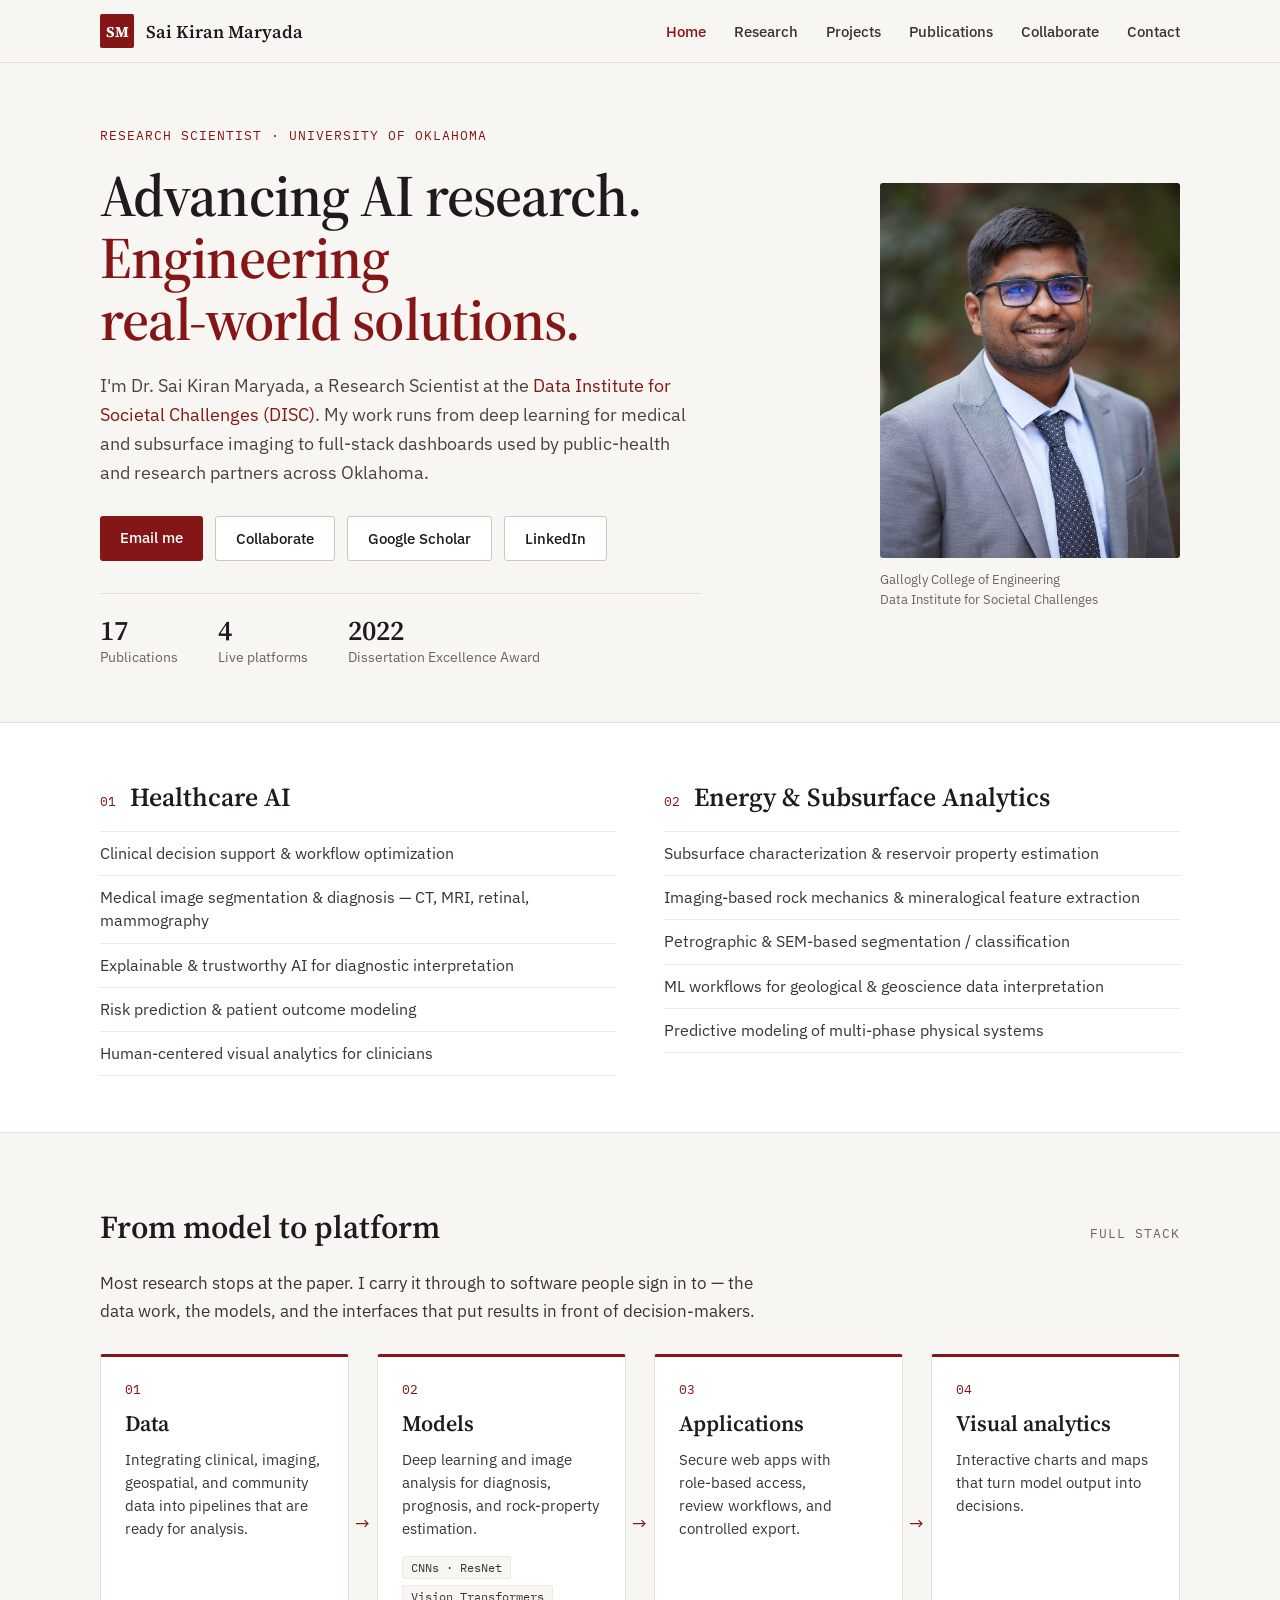
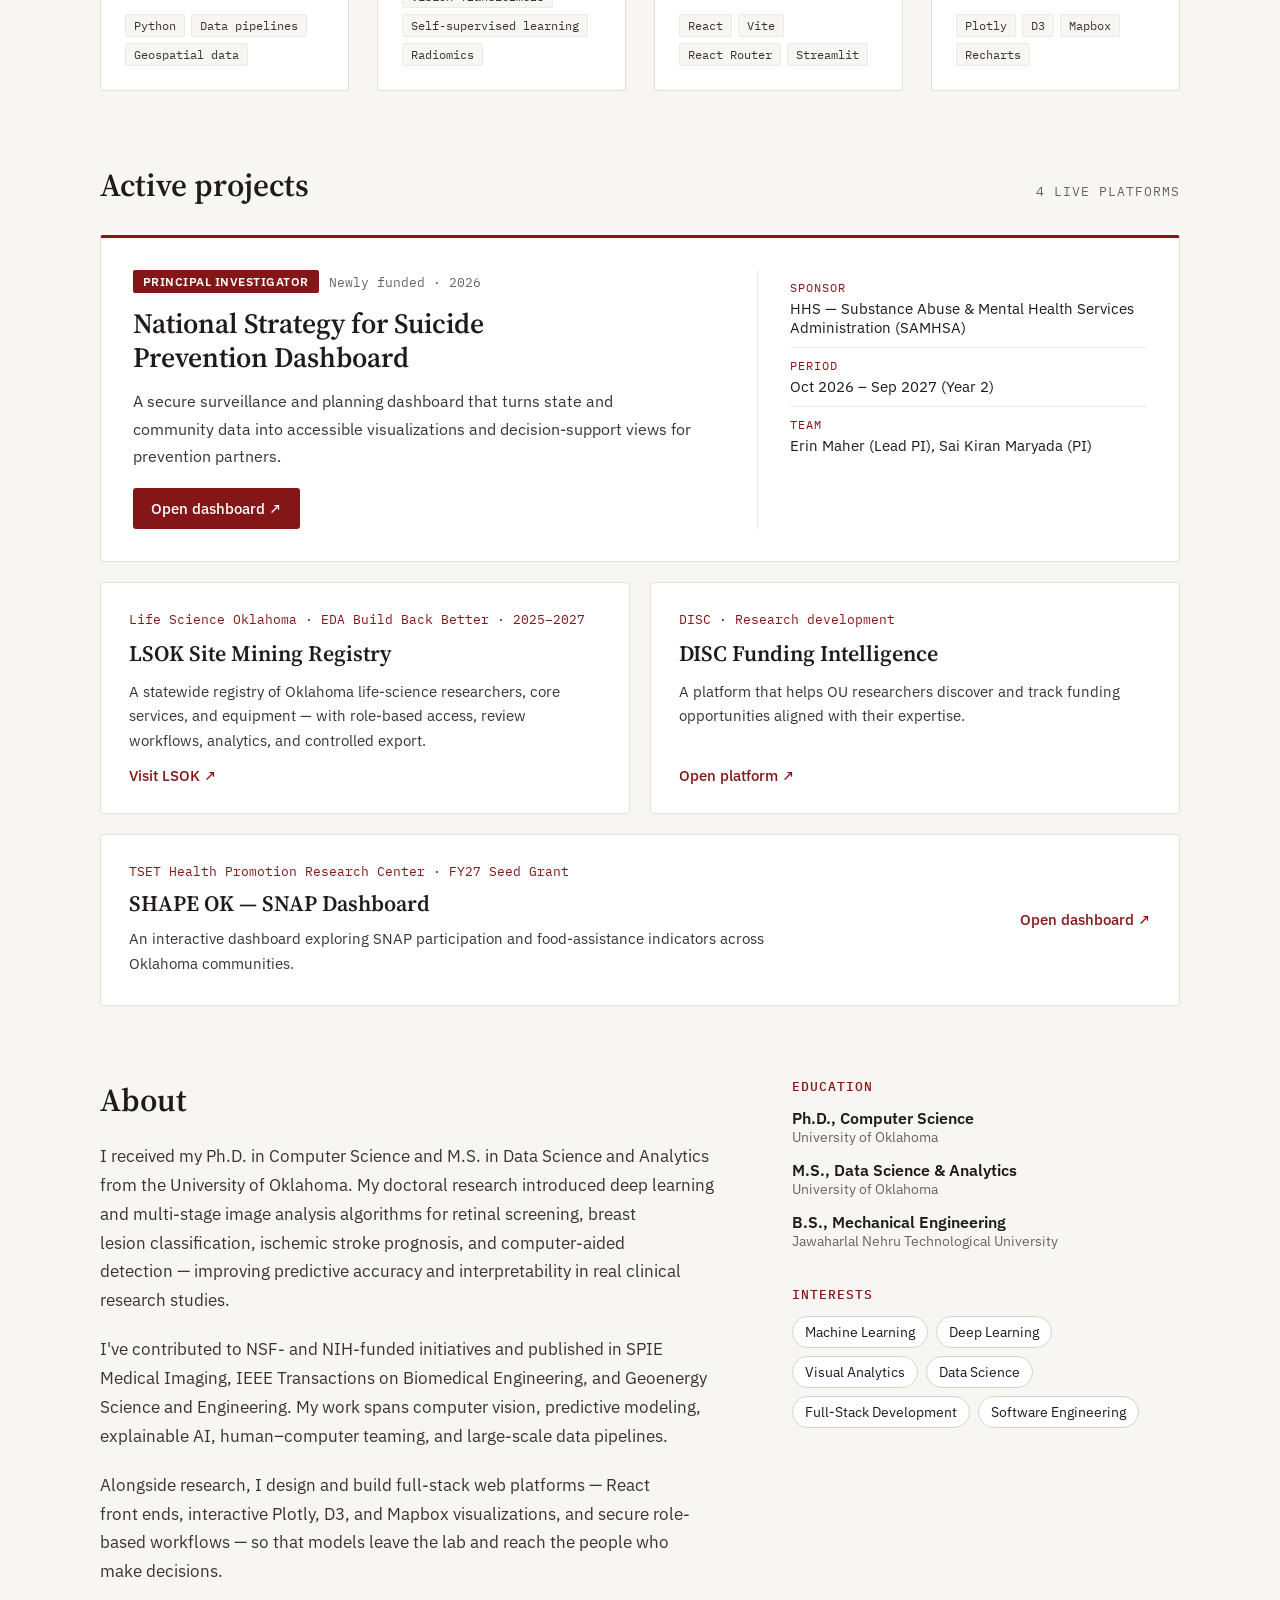
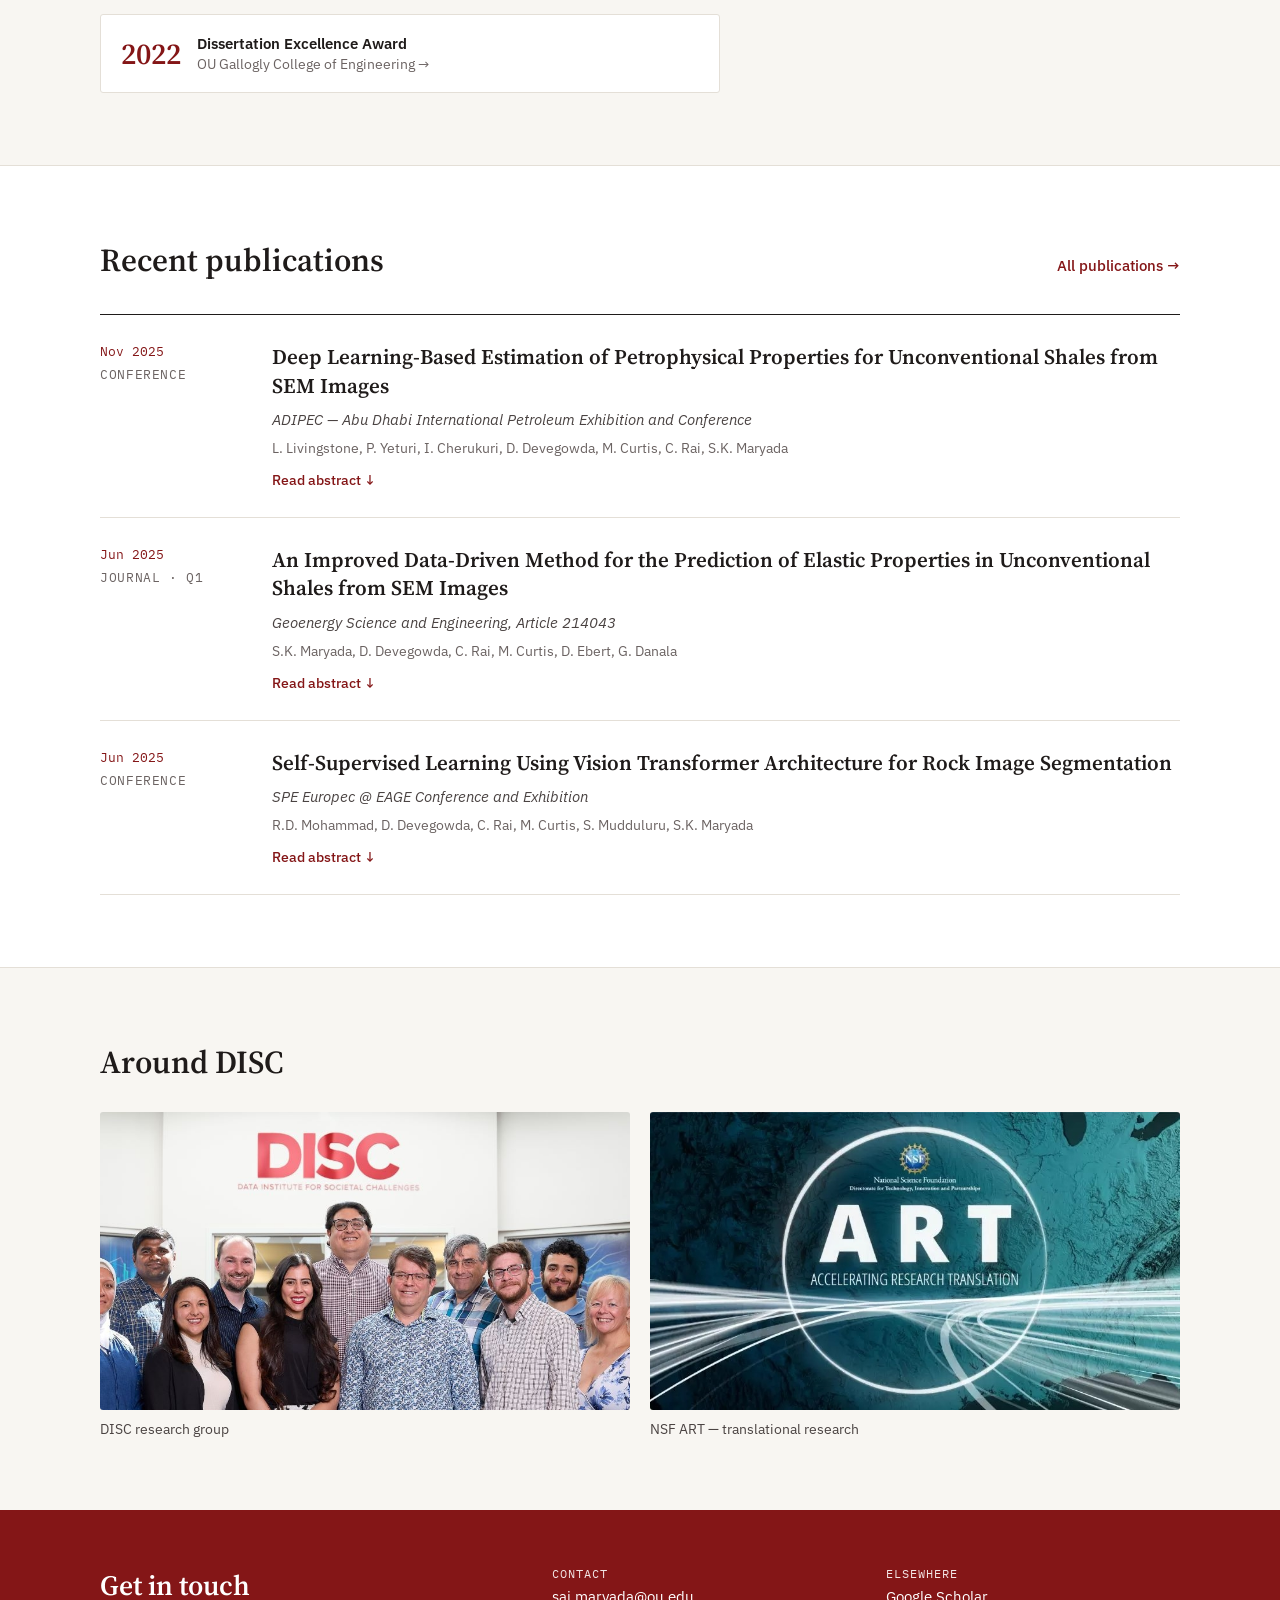
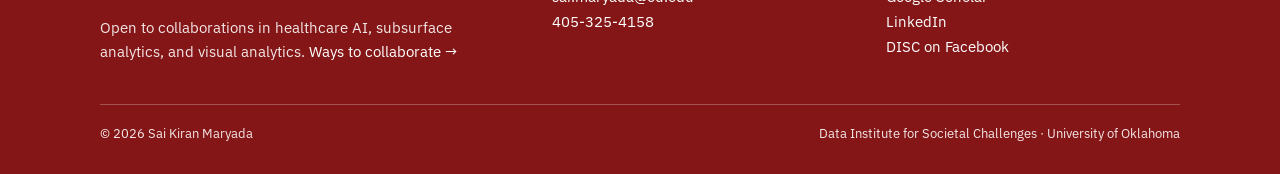
<file: index.html>
<!DOCTYPE html>
<html lang="en">
<head>
  <meta charset="UTF-8">
  <meta name="viewport" content="width=device-width, initial-scale=1">
  <title>Sai Kiran Maryada — Research Scientist, University of Oklahoma</title>
  <meta name="description" content="Dr. Sai Kiran Maryada, Research Scientist at the University of Oklahoma's Data Institute for Societal Challenges, builds machine learning models and visual analytics systems for healthcare and energy.">
  <link rel="icon" type="image/png" href="images/favicon.png">
  <link rel="preconnect" href="https://fonts.googleapis.com">
  <link rel="preconnect" href="https://fonts.gstatic.com" crossorigin>
  <link rel="stylesheet" href="https://fonts.googleapis.com/css2?family=Source+Serif+4:opsz,wght@8..60,400;8..60,600;8..60,700&family=IBM+Plex+Sans:wght@400;500;600&family=IBM+Plex+Mono:wght@400;500&display=swap">
  <link rel="stylesheet" href="styles.css">
</head>
<body>
<div class="page">

<header class="site-header">
  <div class="container site-header__inner">
    <a href="#top" class="brand">
      <span class="brand__mark">SM</span>
      <span class="brand__name">Sai Kiran Maryada</span>
    </a>
    <nav class="site-nav" aria-label="Main">
      <a href="#top" class="is-active" aria-current="page">Home</a>
      <a href="research.html">Research</a>
      <a href="#projects">Projects</a>
      <a href="publications.html">Publications</a>
      <a href="collaborate.html">Collaborate</a>
      <a href="#contact">Contact</a>
    </nav>
  </div>
</header>

<main id="top">

  <!-- Hero -->
  <section class="container hero">
    <div class="hero__text">
      <div class="eyebrow">Research Scientist · University of Oklahoma</div>
      <h1 class="hero__title">Advancing AI research. <em>Engineering <span class="nowrap">real-world</span> solutions.</em></h1>
      <p class="hero__intro">I'm Dr. Sai Kiran Maryada, a Research Scientist at the <a href="https://www.ou.edu/disc">Data Institute for Societal Challenges (DISC)</a>. My work runs from deep learning for medical and subsurface imaging to full-stack dashboards used by public-health and research partners across Oklahoma.</p>
      <div class="btn-row">
        <a href="mailto:sai.maryada@ou.edu" class="btn btn--primary">Email me</a>
        <a href="collaborate.html" class="btn btn--secondary">Collaborate</a>
        <a href="https://scholar.google.com/citations?user=Wo5n5wgAAAAJ&amp;hl=en" class="btn btn--secondary">Google Scholar</a>
        <a href="https://www.linkedin.com/in/saikiranreddymaryada/" class="btn btn--secondary">LinkedIn</a>
      </div>
      <dl class="stats">
        <div><dt>17</dt><dd><a href="publications.html">Publications</a></dd></div>
        <div><dt>4</dt><dd><a href="#projects">Live platforms</a></dd></div>
        <div><dt>2022</dt><dd><a href="https://www.ou.edu/coe/news-hub/news-publications/2023/february/fall-2022--ou-engineering-presents-dissertation-excellence-award">Dissertation Excellence Award</a></dd></div>
      </dl>
    </div>
    <figure class="hero__figure">
      <div class="hero__photo">
        <img src="maryada2022.jpg" alt="Sai Kiran Maryada" width="380" height="475">
      </div>
      <figcaption class="hero__caption">Gallogly College of Engineering<br>Data Institute for Societal Challenges</figcaption>
    </figure>
  </section>

  <!-- Research areas -->
  <section class="band">
    <div class="container areas">
      <div class="area">
        <div class="area__head"><span class="area__num">01</span><h2 class="area__title">Healthcare AI</h2></div>
        <ul class="rule-list">
          <li>Clinical decision support &amp; workflow optimization</li>
          <li>Medical image segmentation &amp; diagnosis — CT, MRI, retinal, mammography</li>
          <li>Explainable &amp; trustworthy AI for diagnostic interpretation</li>
          <li>Risk prediction &amp; patient outcome modeling</li>
          <li>Human-centered visual analytics for clinicians</li>
        </ul>
      </div>
      <div class="area">
        <div class="area__head"><span class="area__num">02</span><h2 class="area__title">Energy &amp; Subsurface Analytics</h2></div>
        <ul class="rule-list">
          <li>Subsurface characterization &amp; reservoir property estimation</li>
          <li>Imaging-based rock mechanics &amp; mineralogical feature extraction</li>
          <li>Petrographic &amp; SEM-based segmentation / classification</li>
          <li>ML workflows for geological &amp; geoscience data interpretation</li>
          <li>Predictive modeling of multi-phase physical systems</li>
        </ul>
      </div>
    </div>
  </section>

  <!-- Model to platform (full stack) -->
  <section id="stack" class="container stack-section">
    <div class="section-head">
      <h2 class="section-title">From model to platform</h2>
      <span class="tag">Full stack</span>
    </div>
    <p class="stack-section__lead">Most research stops at the paper. I carry it through to software people sign in to — the data work, the models, and the interfaces that put results in front of decision-makers.</p>
    <ol class="pipeline">
      <li class="pipeline__step">
        <span class="pipeline__num">01</span>
        <h3 class="pipeline__title">Data</h3>
        <p class="pipeline__desc">Integrating clinical, imaging, geospatial, and community data into pipelines that are ready for analysis.</p>
        <ul class="tags"><li>Python</li><li>Data pipelines</li><li>Geospatial data</li></ul>
      </li>
      <li class="pipeline__step">
        <span class="pipeline__num">02</span>
        <h3 class="pipeline__title">Models</h3>
        <p class="pipeline__desc">Deep learning and image analysis for diagnosis, prognosis, and rock-property estimation.</p>
        <ul class="tags"><li>CNNs · ResNet</li><li>Vision Transformers</li><li>Self-supervised learning</li><li>Radiomics</li></ul>
      </li>
      <li class="pipeline__step">
        <span class="pipeline__num">03</span>
        <h3 class="pipeline__title">Applications</h3>
        <p class="pipeline__desc">Secure web apps with role-based access, review workflows, and controlled export.</p>
        <ul class="tags"><li>React</li><li>Vite</li><li>React Router</li><li>Streamlit</li></ul>
      </li>
      <li class="pipeline__step">
        <span class="pipeline__num">04</span>
        <h3 class="pipeline__title">Visual analytics</h3>
        <p class="pipeline__desc">Interactive charts and maps that turn model output into decisions.</p>
        <ul class="tags"><li>Plotly</li><li>D3</li><li>Mapbox</li><li>Recharts</li></ul>
      </li>
    </ol>
  </section>

  <!-- Active projects -->
  <section id="projects" class="container projects">
    <div class="section-head">
      <h2 class="section-title">Active projects</h2>
      <span class="tag">4 live platforms</span>
    </div>
    <div class="project-grid">
      <article class="card card--featured">
        <div class="card__body">
          <div class="card__badges">
            <span class="badge">Principal Investigator</span>
            <span class="card__note">Newly funded · 2026</span>
          </div>
          <h3 class="card__title">National Strategy for Suicide Prevention Dashboard</h3>
          <p class="card__desc">A secure surveillance and planning dashboard that turns state and community data into accessible visualizations and decision-support views for prevention partners.</p>
          <a href="https://dashboard-ui.disc.ourcloud.ou.edu/" class="btn btn--primary btn--sm">Open dashboard ↗</a>
        </div>
        <dl class="facts">
          <div><dt>Sponsor</dt><dd>HHS — Substance Abuse &amp; Mental Health Services Administration (SAMHSA)</dd></div>
          <div><dt>Period</dt><dd>Oct 2026 – Sep 2027 (Year 2)</dd></div>
          <div><dt>Team</dt><dd>Erin Maher (Lead PI), Sai Kiran Maryada (PI)</dd></div>
        </dl>
      </article>
      <article class="card card--project">
        <span class="card__meta">Life Science Oklahoma · EDA Build Back Better · 2025–2027</span>
        <h3 class="card__title">LSOK Site Mining Registry</h3>
        <p class="card__desc">A statewide registry of Oklahoma life-science researchers, core services, and equipment — with role-based access, review workflows, analytics, and controlled export.</p>
        <a href="https://lsok.disc.ourcloud.ou.edu/" class="text-link">Visit LSOK ↗</a>
      </article>
      <article class="card card--project">
        <span class="card__meta">DISC · Research development</span>
        <h3 class="card__title">DISC Funding Intelligence</h3>
        <p class="card__desc">A platform that helps OU researchers discover and track funding opportunities aligned with their expertise.</p>
        <a href="https://funding.disc.ourcloud.ou.edu/" class="text-link">Open platform ↗</a>
      </article>
      <article class="card card--wide">
        <div class="card__body">
          <span class="card__meta">TSET Health Promotion Research Center · FY27 Seed Grant</span>
          <h3 class="card__title">SHAPE OK — SNAP Dashboard</h3>
          <p class="card__desc">An interactive dashboard exploring SNAP participation and food-assistance indicators across Oklahoma communities.</p>
        </div>
        <a href="https://shape-ok-snap-dashboard.disc.ourcloud.ou.edu/" class="text-link">Open dashboard ↗</a>
      </article>
    </div>
  </section>

  <!-- About -->
  <section class="container section about">
    <div class="about__main prose">
      <h2 class="section-title">About</h2>
      <p>I received my Ph.D. in Computer Science and M.S. in Data Science and Analytics from the University of Oklahoma. My doctoral research introduced deep learning and multi-stage image analysis algorithms for retinal screening, breast lesion classification, ischemic stroke prognosis, and computer-aided detection — improving predictive accuracy and interpretability in real clinical research studies.</p>
      <p>I've contributed to NSF- and NIH-funded initiatives and published in SPIE Medical Imaging, IEEE Transactions on Biomedical Engineering, and Geoenergy Science and Engineering. My work spans computer vision, predictive modeling, explainable AI, human–computer teaming, and large-scale data pipelines.</p>
      <p>Alongside research, I design and build full-stack web platforms — React front ends, interactive Plotly, D3, and Mapbox visualizations, and secure role-based workflows — so that models leave the lab and reach the people who make decisions.</p>
      <a href="https://www.ou.edu/coe/news-hub/news-publications/2023/february/fall-2022--ou-engineering-presents-dissertation-excellence-award" class="award">
        <span class="award__year">2022</span>
        <span class="award__text"><span class="award__title">Dissertation Excellence Award</span><span class="award__sub">OU Gallogly College of Engineering →</span></span>
      </a>
    </div>
    <aside class="about__aside">
      <div class="aside-block">
        <h3 class="label">Education</h3>
        <div class="edu-list">
          <div><div class="edu__degree">Ph.D., Computer Science</div><div class="edu__school">University of Oklahoma</div></div>
          <div><div class="edu__degree">M.S., Data Science &amp; Analytics</div><div class="edu__school">University of Oklahoma</div></div>
          <div><div class="edu__degree">B.S., Mechanical Engineering</div><div class="edu__school">Jawaharlal Nehru Technological University</div></div>
        </div>
      </div>
      <div class="aside-block">
        <h3 class="label">Interests</h3>
        <div class="chips">
          <span class="chip">Machine Learning</span>
          <span class="chip">Deep Learning</span>
          <span class="chip">Visual Analytics</span>
          <span class="chip">Data Science</span>
          <span class="chip">Full-Stack Development</span>
          <span class="chip">Software Engineering</span>
        </div>
      </div>
    </aside>
  </section>

  <!-- Recent publications -->
  <section id="publications" class="band">
    <div class="container section pubs">
      <div class="section-head">
        <h2 class="section-title">Recent publications</h2>
        <a href="publications.html" class="section-head__link">All publications →</a>
      </div>
      <div class="pub-list">
        <article class="pub">
          <div class="pub__side">
            <span class="pub__date">Nov 2025</span>
            <span class="pub__type">Conference</span>
          </div>
          <div class="pub__body">
            <h3 class="pub__title"><a href="https://onepetro.org/SPEADIP/proceedings/25ADIP/25ADIP/D041S138R003/793155">Deep Learning-Based Estimation of Petrophysical Properties for Unconventional Shales from SEM Images</a></h3>
            <div class="pub__venue">ADIPEC — Abu Dhabi International Petroleum Exhibition and Conference</div>
            <div class="pub__authors">L. Livingstone, P. Yeturi, I. Cherukuri, D. Devegowda, M. Curtis, C. Rai, S.K. Maryada</div>
            <p class="pub__abstract" id="abs-adipec-2025">A deep learning workflow that rapidly estimates petrophysical properties in unconventional shales directly from SEM images. Using 8,000+ images from 22 shale plays, a ResNet50-based classifier learns microstructural differences; its feature embeddings are then related to porosity, mineralogy, and elastic properties — avoiding segmentation workflows that can take weeks per image.</p>
            <button type="button" class="pub__toggle" aria-controls="abs-adipec-2025" aria-expanded="true" hidden>Hide abstract ↑</button>
          </div>
        </article>
        <article class="pub">
          <div class="pub__side">
            <span class="pub__date">Jun 2025</span>
            <span class="pub__type">Journal · Q1</span>
          </div>
          <div class="pub__body">
            <h3 class="pub__title"><a href="https://www.sciencedirect.com/science/article/pii/S2949891025004014">An Improved Data-Driven Method for the Prediction of Elastic Properties in Unconventional Shales from SEM Images</a></h3>
            <div class="pub__venue">Geoenergy Science and Engineering, Article 214043</div>
            <div class="pub__authors">S.K. Maryada, D. Devegowda, C. Rai, M. Curtis, D. Ebert, G. Danala</div>
            <p class="pub__abstract" id="abs-jgse-2025">A fast, image-based workflow to estimate Young’s modulus from SEM images of drill cuttings across 14 shale plays. Textural and shape-based features are combined with deep learning representations and correlated with measured elastic properties via non-parametric regression, yielding strong predictive capability that holds on previously unseen images.</p>
            <button type="button" class="pub__toggle" aria-controls="abs-jgse-2025" aria-expanded="true" hidden>Hide abstract ↑</button>
          </div>
        </article>
        <article class="pub">
          <div class="pub__side">
            <span class="pub__date">Jun 2025</span>
            <span class="pub__type">Conference</span>
          </div>
          <div class="pub__body">
            <h3 class="pub__title"><a href="https://onepetro.org/SPEEURO/proceedings/25EURO/25EURO/692706">Self-Supervised Learning Using Vision Transformer Architecture for Rock Image Segmentation</a></h3>
            <div class="pub__venue">SPE Europec @ EAGE Conference and Exhibition</div>
            <div class="pub__authors">R.D. Mohammad, D. Devegowda, C. Rai, M. Curtis, S. Mudduluru, S.K. Maryada</div>
            <p class="pub__abstract" id="abs-spe-eage-2025">A self-supervised ViT-based segmentation workflow for FIB-SEM shale images that removes the need for pixel-level labels. The model segments images into 12 sub-classes grouped into organic, inorganic, and pore space, performing robustly across 22 shale plays and significantly accelerating shale characterization.</p>
            <button type="button" class="pub__toggle" aria-controls="abs-spe-eage-2025" aria-expanded="true" hidden>Hide abstract ↑</button>
          </div>
        </article>
      </div>
    </div>
  </section>

  <!-- Around DISC -->
  <section class="container section gallery-section">
    <h2 class="section-title">Around DISC</h2>
    <div class="gallery gallery--2">
      <figure>
        <div class="media"><img src="images/discgroupimage.jpg" alt="DISC group" loading="lazy"></div>
        <figcaption>DISC research group</figcaption>
      </figure>
      <figure>
        <div class="media"><img src="images/ARTImage.jpg" alt="NSF ART project" loading="lazy"></div>
        <figcaption>NSF ART — translational research</figcaption>
      </figure>
    </div>
  </section>

</main>

<footer id="contact" class="site-footer">
  <div class="container site-footer__inner">
    <div class="site-footer__grid">
      <div class="site-footer__intro">
        <div class="site-footer__title">Get in touch</div>
        <div class="site-footer__blurb">Open to collaborations in healthcare AI, subsurface analytics, and visual analytics. <a href="collaborate.html">Ways to collaborate →</a></div>
      </div>
      <div class="site-footer__col">
        <div class="site-footer__label">Contact</div>
        <a href="mailto:sai.maryada@ou.edu">sai.maryada@ou.edu</a>
        <a href="tel:4053254158">405-325-4158</a>
      </div>
      <div class="site-footer__col">
        <div class="site-footer__label">Elsewhere</div>
        <a href="https://scholar.google.com/citations?user=Wo5n5wgAAAAJ&amp;hl=en">Google Scholar</a>
        <a href="https://www.linkedin.com/in/saikiranreddymaryada/">LinkedIn</a>
        <a href="https://www.facebook.com/DISCatOU/">DISC on Facebook</a>
      </div>
    </div>
    <div class="site-footer__bottom">
      <span>© 2026 Sai Kiran Maryada</span>
      <span>Data Institute for Societal Challenges · University of Oklahoma</span>
    </div>
  </div>
</footer>

</div>
<script src="script.js"></script>
</body>
</html>
</file>
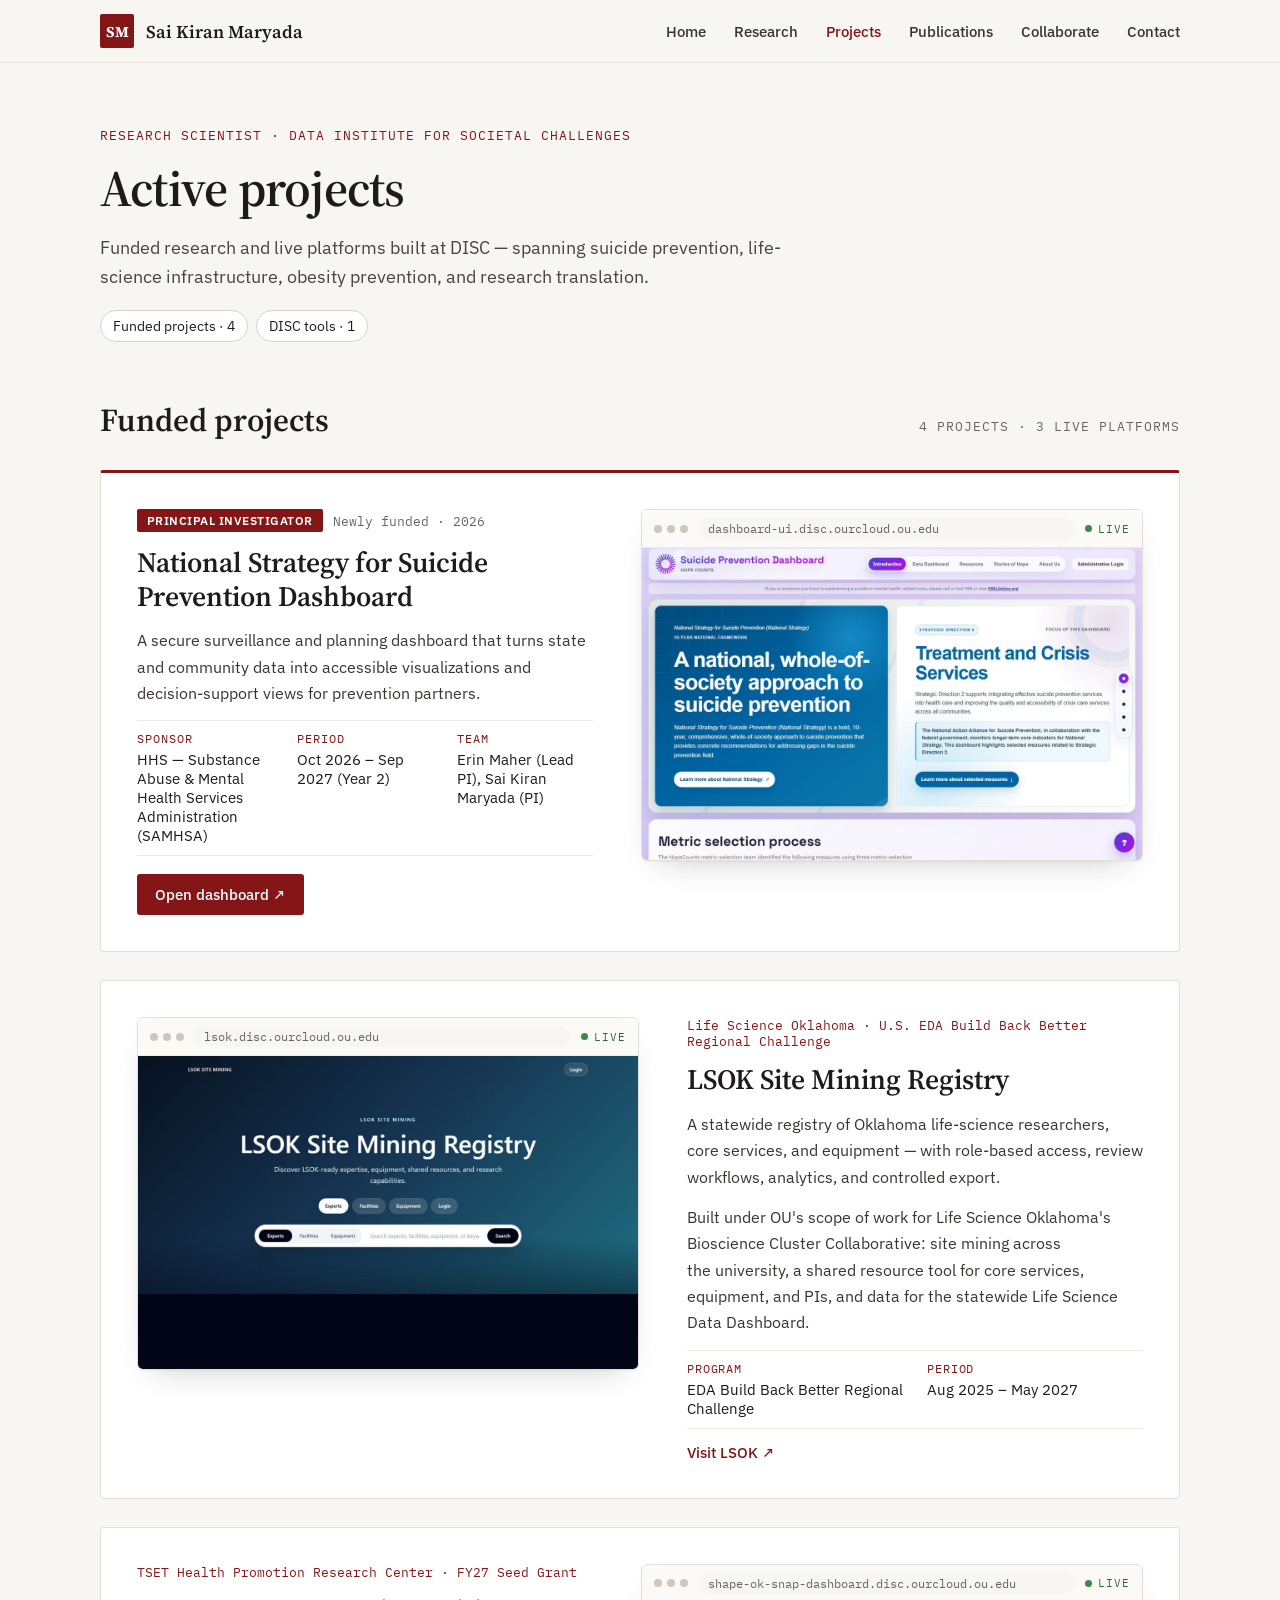
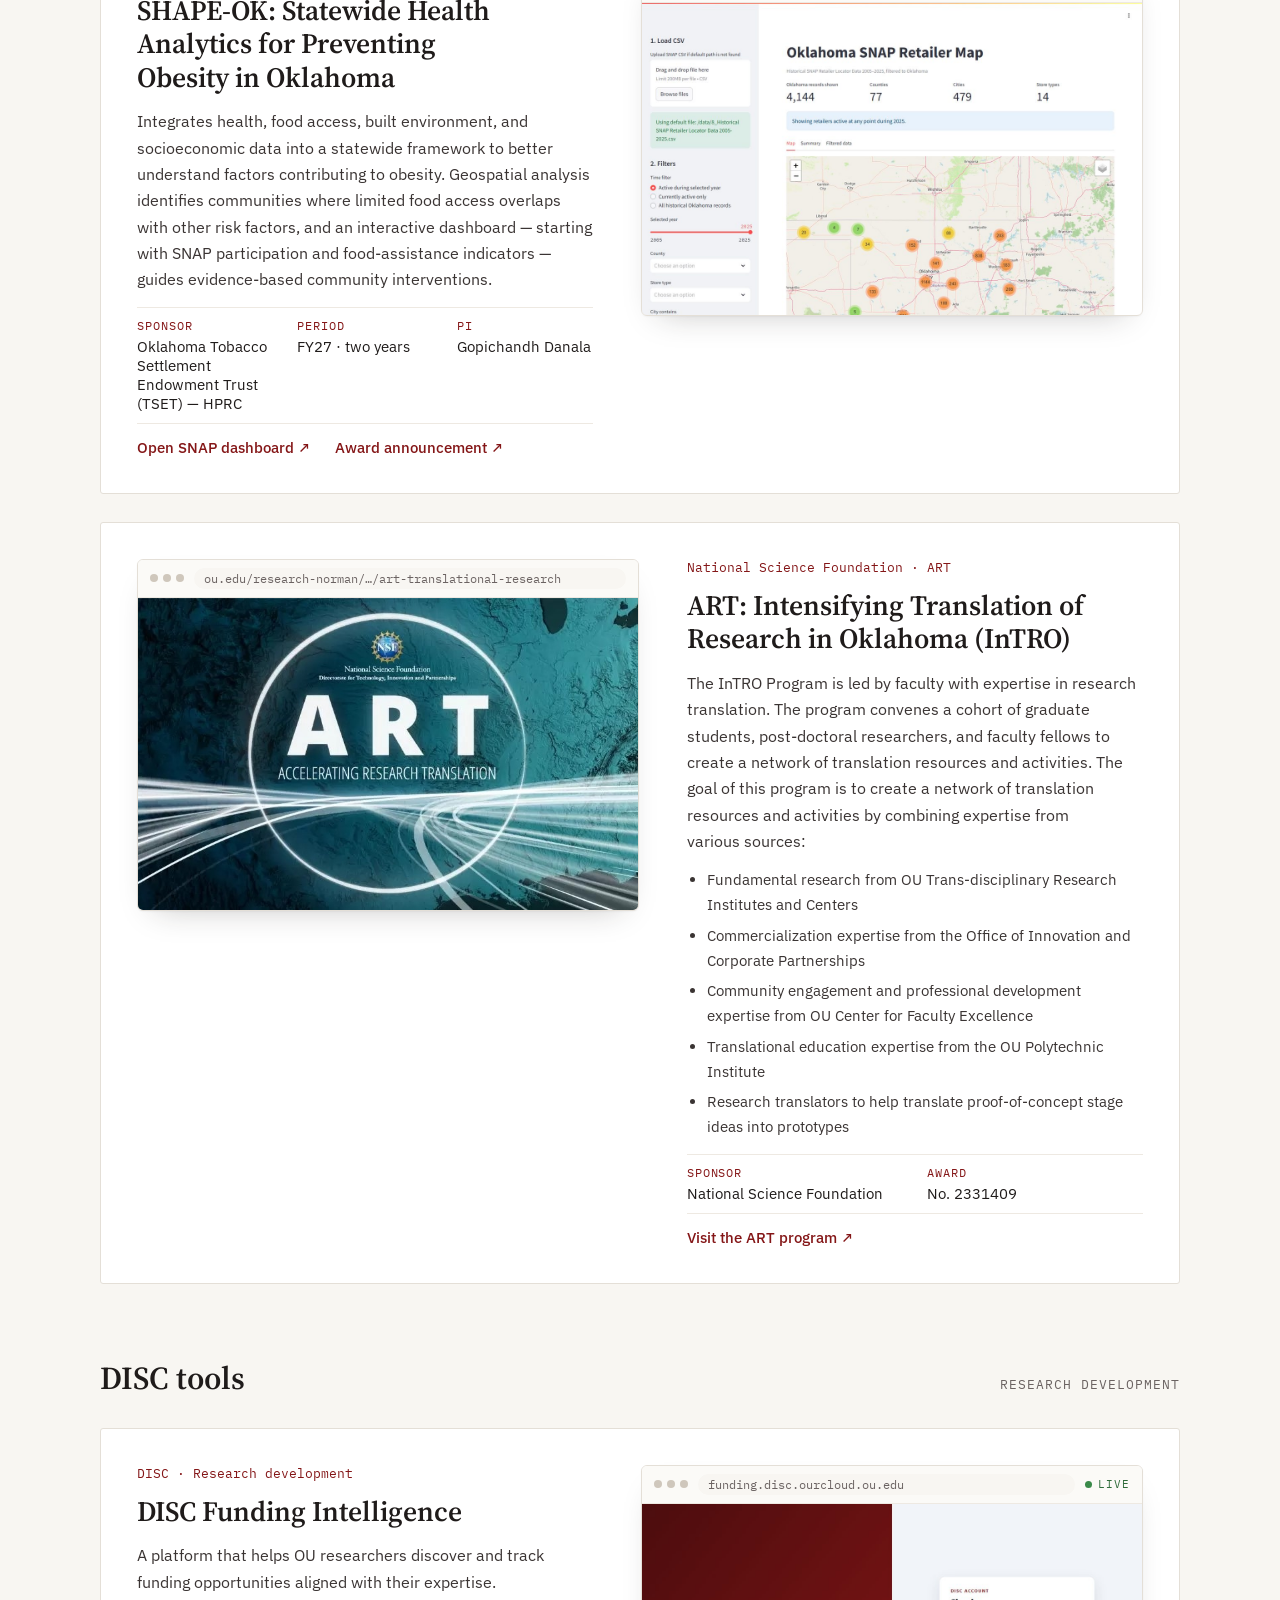
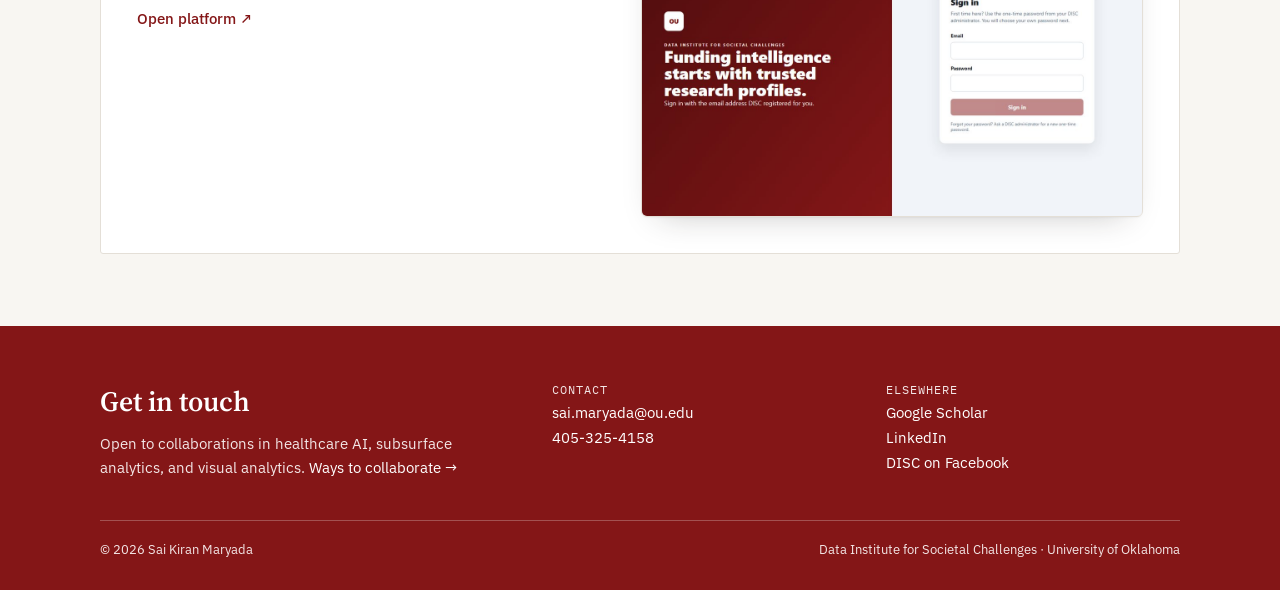
<file: active-projects.html>
<!DOCTYPE html>
<html lang="en">
<head>
  <meta charset="UTF-8">
  <meta name="viewport" content="width=device-width, initial-scale=1">
  <title>Projects — Sai Kiran Maryada</title>
  <link rel="icon" type="image/png" href="images/favicon.png">
  <link rel="preconnect" href="https://fonts.googleapis.com">
  <link rel="preconnect" href="https://fonts.gstatic.com" crossorigin>
  <link rel="stylesheet" href="https://fonts.googleapis.com/css2?family=Source+Serif+4:opsz,wght@8..60,400;8..60,600;8..60,700&family=IBM+Plex+Sans:wght@400;500;600&family=IBM+Plex+Mono:wght@400;500&display=swap">
  <link rel="stylesheet" href="styles.css">
</head>
<body>
<div class="page">

<header class="site-header">
  <div class="container site-header__inner">
    <a href="index.html" class="brand">
      <span class="brand__mark">SM</span>
      <span class="brand__name">Sai Kiran Maryada</span>
    </a>
    <nav class="site-nav" aria-label="Main">
      <a href="index.html">Home</a>
      <a href="research.html">Research</a>
      <a href="active-projects.html" class="is-active" aria-current="page">Projects</a>
      <a href="publications.html">Publications</a>
      <a href="collaborate.html">Collaborate</a>
      <a href="contact.html">Contact</a>
    </nav>
  </div>
</header>

<main id="top">

  <section class="container page-intro">
    <div class="eyebrow">Research Scientist · Data Institute for Societal Challenges</div>
    <h1 class="page-intro__title">Active projects</h1>
    <p class="page-intro__lead">Funded research and live platforms built at DISC — spanning suicide prevention, life-science infrastructure, obesity prevention, and research translation.</p>
    <nav class="chips" aria-label="On this page">
      <a href="#funded" class="chip">Funded projects · 4</a>
      <a href="#tools" class="chip">DISC tools · 1</a>
    </nav>
  </section>

  <!-- Funded projects -->
  <section id="funded" class="container section-stack anchor">
    <div class="section-head">
      <h2 class="section-title">Funded projects</h2>
      <span class="tag">4 projects · 3 live platforms</span>
    </div>

    <!-- NSSP -->
    <article class="card showcase showcase--featured">
      <div class="showcase__body">
        <div class="card__badges">
          <span class="badge">Principal Investigator</span>
          <span class="card__note">Newly funded · 2026</span>
        </div>
        <h3 class="card__title">National Strategy for Suicide Prevention Dashboard</h3>
        <p class="card__desc">A secure surveillance and planning dashboard that turns state and community data into accessible visualizations and decision-support views for prevention partners.</p>
        <dl class="facts facts--row">
          <div><dt>Sponsor</dt><dd>HHS — Substance Abuse &amp; Mental Health Services Administration (SAMHSA)</dd></div>
          <div><dt>Period</dt><dd>Oct 2026 – Sep 2027 (Year 2)</dd></div>
          <div><dt>Team</dt><dd>Erin Maher (Lead PI), Sai Kiran Maryada (PI)</dd></div>
        </dl>
        <a href="https://dashboard-ui.disc.ourcloud.ou.edu/" class="btn btn--primary btn--sm">Open dashboard ↗</a>
      </div>
      <a href="https://dashboard-ui.disc.ourcloud.ou.edu/" class="shot" aria-label="Open the National Strategy for Suicide Prevention Dashboard">
        <span class="shot__bar"><span class="shot__dots"><i></i><i></i><i></i></span><span class="shot__url">dashboard-ui.disc.ourcloud.ou.edu</span><span class="live">Live</span></span>
        <span class="shot__img"><img src="images/projects/nssp.jpg" alt="Screenshot of the Suicide Prevention Dashboard introduction page" width="1200" height="750"></span>
      </a>
    </article>

    <!-- LSOK -->
    <article class="card showcase showcase--flip">
      <div class="showcase__body">
        <span class="card__meta">Life Science Oklahoma · U.S. EDA Build Back Better Regional Challenge</span>
        <h3 class="card__title">LSOK Site Mining Registry</h3>
        <p class="card__desc">A statewide registry of Oklahoma life-science researchers, core services, and equipment — with role-based access, review workflows, analytics, and controlled export.</p>
        <p class="card__desc">Built under OU's scope of work for Life Science Oklahoma's Bioscience Cluster Collaborative: site mining across the university, a shared resource tool for core services, equipment, and PIs, and data for the statewide Life Science Data Dashboard.</p>
        <dl class="facts facts--row">
          <div><dt>Program</dt><dd>EDA Build Back Better Regional Challenge</dd></div>
          <div><dt>Period</dt><dd>Aug 2025 – May 2027</dd></div>
        </dl>
        <a href="https://lsok.disc.ourcloud.ou.edu/" class="text-link">Visit LSOK ↗</a>
      </div>
      <a href="https://lsok.disc.ourcloud.ou.edu/" class="shot" aria-label="Open the LSOK Site Mining Registry">
        <span class="shot__bar"><span class="shot__dots"><i></i><i></i><i></i></span><span class="shot__url">lsok.disc.ourcloud.ou.edu</span><span class="live">Live</span></span>
        <span class="shot__img"><img src="images/projects/lsok.jpg" alt="Screenshot of the LSOK Site Mining Registry search page" width="1200" height="750" loading="lazy"></span>
      </a>
    </article>

    <!-- SHAPE-OK -->
    <article class="card showcase">
      <div class="showcase__body">
        <span class="card__meta">TSET Health Promotion Research Center · FY27 Seed Grant</span>
        <h3 class="card__title">SHAPE-OK: Statewide Health Analytics for Preventing Obesity in Oklahoma</h3>
        <p class="card__desc">Integrates health, food access, built environment, and socioeconomic data into a statewide framework to better understand factors contributing to obesity. Geospatial analysis identifies communities where limited food access overlaps with other risk factors, and an interactive dashboard — starting with SNAP participation and food-assistance indicators — guides evidence-based community interventions.</p>
        <dl class="facts facts--row">
          <div><dt>Sponsor</dt><dd>Oklahoma Tobacco Settlement Endowment Trust (TSET) — HPRC</dd></div>
          <div><dt>Period</dt><dd>FY27 · two years</dd></div>
          <div><dt>PI</dt><dd>Gopichandh Danala</dd></div>
        </dl>
        <div class="link-row">
          <a href="https://shape-ok-snap-dashboard.disc.ourcloud.ou.edu/" class="text-link">Open SNAP dashboard ↗</a>
          <a href="https://inside.ouhsc.edu/news/article/tset-health-promotion-research-center-awards-fy27-seed-grants" class="text-link">Award announcement ↗</a>
        </div>
      </div>
      <a href="https://shape-ok-snap-dashboard.disc.ourcloud.ou.edu/" class="shot" aria-label="Open the SHAPE-OK SNAP dashboard">
        <span class="shot__bar"><span class="shot__dots"><i></i><i></i><i></i></span><span class="shot__url">shape-ok-snap-dashboard.disc.ourcloud.ou.edu</span><span class="live">Live</span></span>
        <span class="shot__img"><img src="images/projects/snap.jpg" alt="Screenshot of the Oklahoma SNAP Retailer Map" width="1200" height="750" loading="lazy"></span>
      </a>
    </article>

    <!-- NSF ART -->
    <article class="card showcase showcase--flip">
      <div class="showcase__body">
        <span class="card__meta">National Science Foundation · ART</span>
        <h3 class="card__title">ART: Intensifying Translation of Research in Oklahoma (InTRO)</h3>
        <p class="card__desc">The InTRO Program is led by faculty with expertise in research translation. The program convenes a cohort of graduate students, post-doctoral researchers, and faculty fellows to create a network of translation resources and activities. The goal of this program is to create a network of translation resources and activities by combining expertise from various sources:</p>
        <ul class="bullet-list">
          <li>Fundamental research from OU Trans-disciplinary Research Institutes and Centers</li>
          <li>Commercialization expertise from the Office of Innovation and Corporate Partnerships</li>
          <li>Community engagement and professional development expertise from OU Center for Faculty Excellence</li>
          <li>Translational education expertise from the OU Polytechnic Institute</li>
          <li>Research translators to help translate proof-of-concept stage ideas into prototypes</li>
        </ul>
        <dl class="facts facts--row">
          <div><dt>Sponsor</dt><dd>National Science Foundation</dd></div>
          <div><dt>Award</dt><dd>No. 2331409</dd></div>
        </dl>
        <a href="https://www.ou.edu/research-norman/centers-institutes/cross-cutting-foundations/art-translational-research" class="text-link">Visit the ART program ↗</a>
      </div>
      <a href="https://www.ou.edu/research-norman/centers-institutes/cross-cutting-foundations/art-translational-research" class="shot" aria-label="Visit the NSF ART program">
        <span class="shot__bar"><span class="shot__dots"><i></i><i></i><i></i></span><span class="shot__url">ou.edu/research-norman/…/art-translational-research</span></span>
        <span class="shot__img"><img src="images/ARTImage.jpg" alt="NSF ART — Accelerating Research Translation" loading="lazy"></span>
      </a>
    </article>

  </section>

  <!-- DISC tools -->
  <section id="tools" class="container section section-stack anchor">
    <div class="section-head">
      <h2 class="section-title">DISC tools</h2>
      <span class="tag">Research development</span>
    </div>

    <article class="card showcase">
      <div class="showcase__body">
        <span class="card__meta">DISC · Research development</span>
        <h3 class="card__title">DISC Funding Intelligence</h3>
        <p class="card__desc">A platform that helps OU researchers discover and track funding opportunities aligned with their expertise.</p>
        <a href="https://funding.disc.ourcloud.ou.edu/" class="text-link">Open platform ↗</a>
      </div>
      <a href="https://funding.disc.ourcloud.ou.edu/" class="shot" aria-label="Open DISC Funding Intelligence">
        <span class="shot__bar"><span class="shot__dots"><i></i><i></i><i></i></span><span class="shot__url">funding.disc.ourcloud.ou.edu</span><span class="live">Live</span></span>
        <span class="shot__img"><img src="images/projects/funding.jpg" alt="Screenshot of the DISC Funding Intelligence sign-in page" width="1200" height="750" loading="lazy"></span>
      </a>
    </article>
  </section>

</main>

<footer id="contact" class="site-footer">
  <div class="container site-footer__inner">
    <div class="site-footer__grid">
      <div class="site-footer__intro">
        <div class="site-footer__title">Get in touch</div>
        <div class="site-footer__blurb">Open to collaborations in healthcare AI, subsurface analytics, and visual analytics. <a href="collaborate.html">Ways to collaborate →</a></div>
      </div>
      <div class="site-footer__col">
        <div class="site-footer__label">Contact</div>
        <a href="mailto:sai.maryada@ou.edu">sai.maryada@ou.edu</a>
        <a href="tel:4053254158">405-325-4158</a>
      </div>
      <div class="site-footer__col">
        <div class="site-footer__label">Elsewhere</div>
        <a href="https://scholar.google.com/citations?user=Wo5n5wgAAAAJ&amp;hl=en">Google Scholar</a>
        <a href="https://www.linkedin.com/in/saikiranreddymaryada/">LinkedIn</a>
        <a href="https://www.facebook.com/DISCatOU/">DISC on Facebook</a>
      </div>
    </div>
    <div class="site-footer__bottom">
      <span>© 2026 Sai Kiran Maryada</span>
      <span>Data Institute for Societal Challenges · University of Oklahoma</span>
    </div>
  </div>
</footer>

</div>
</body>
</html>
</file>
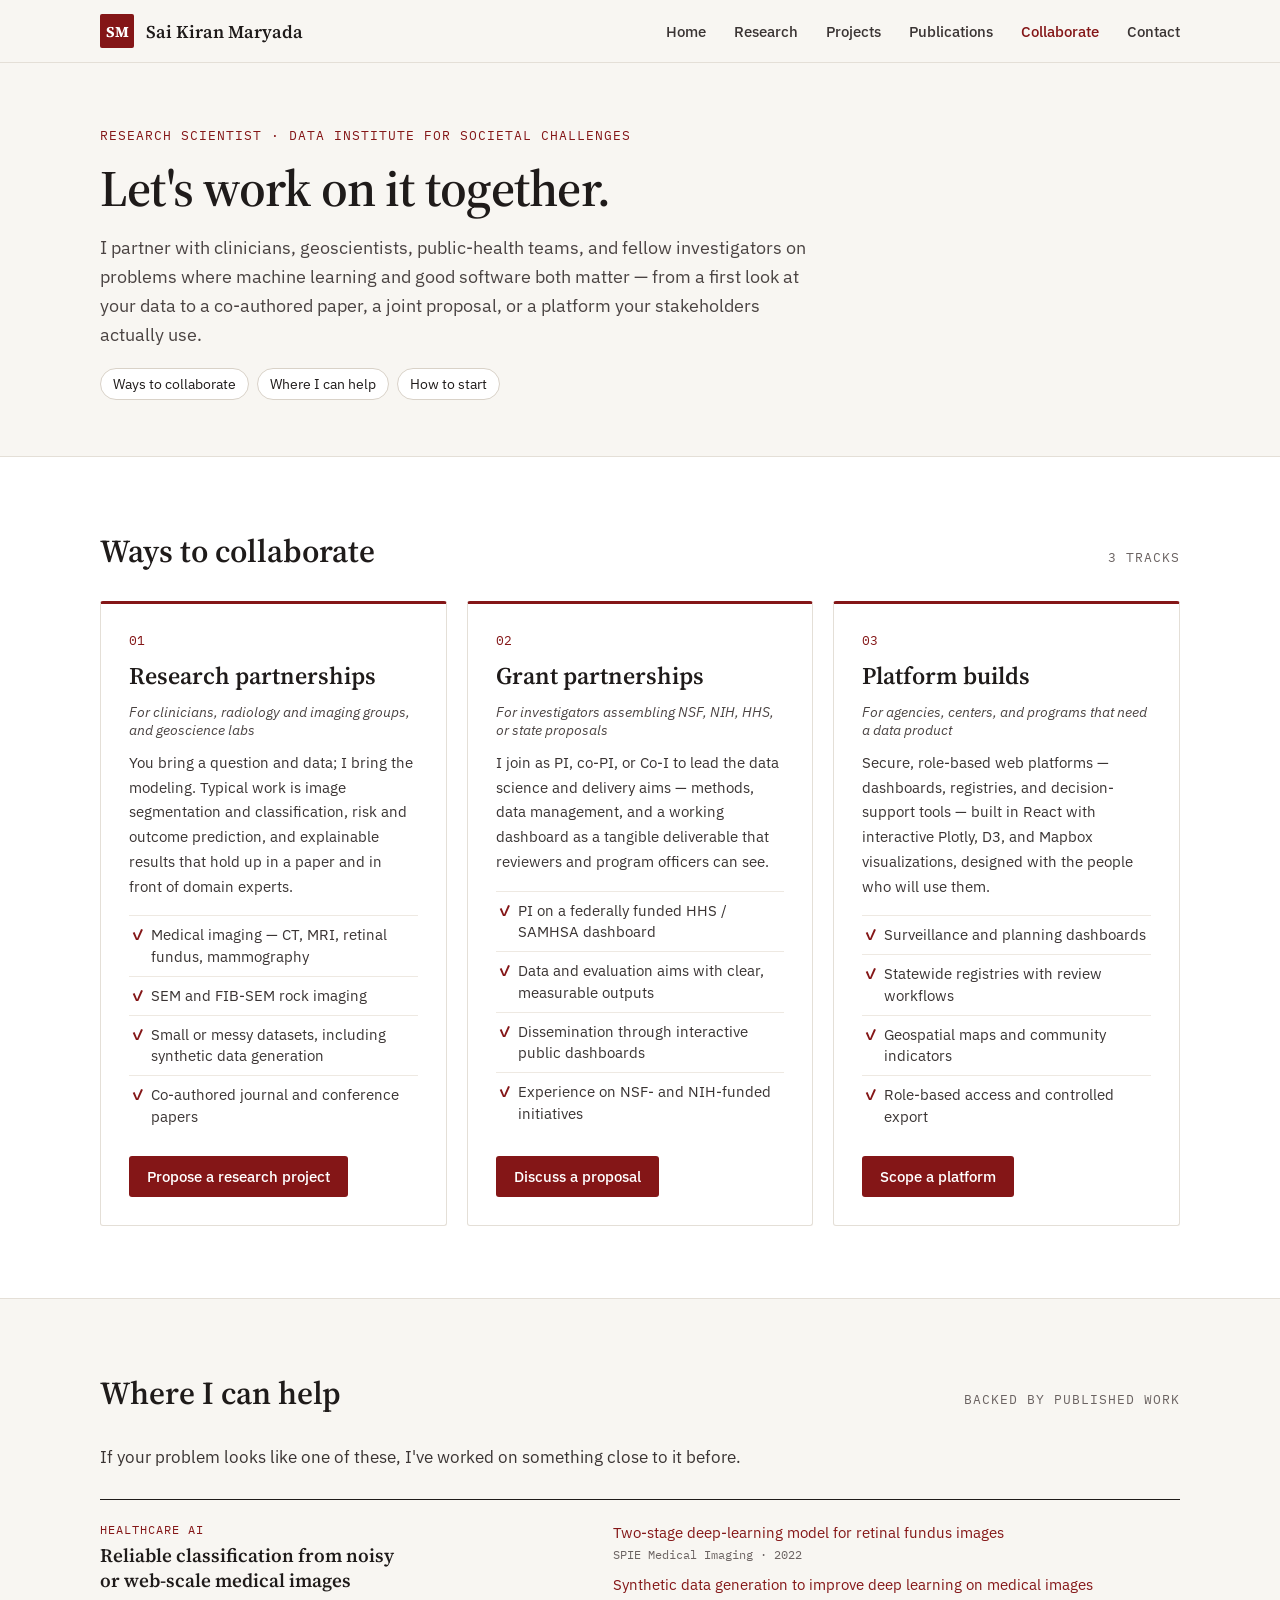
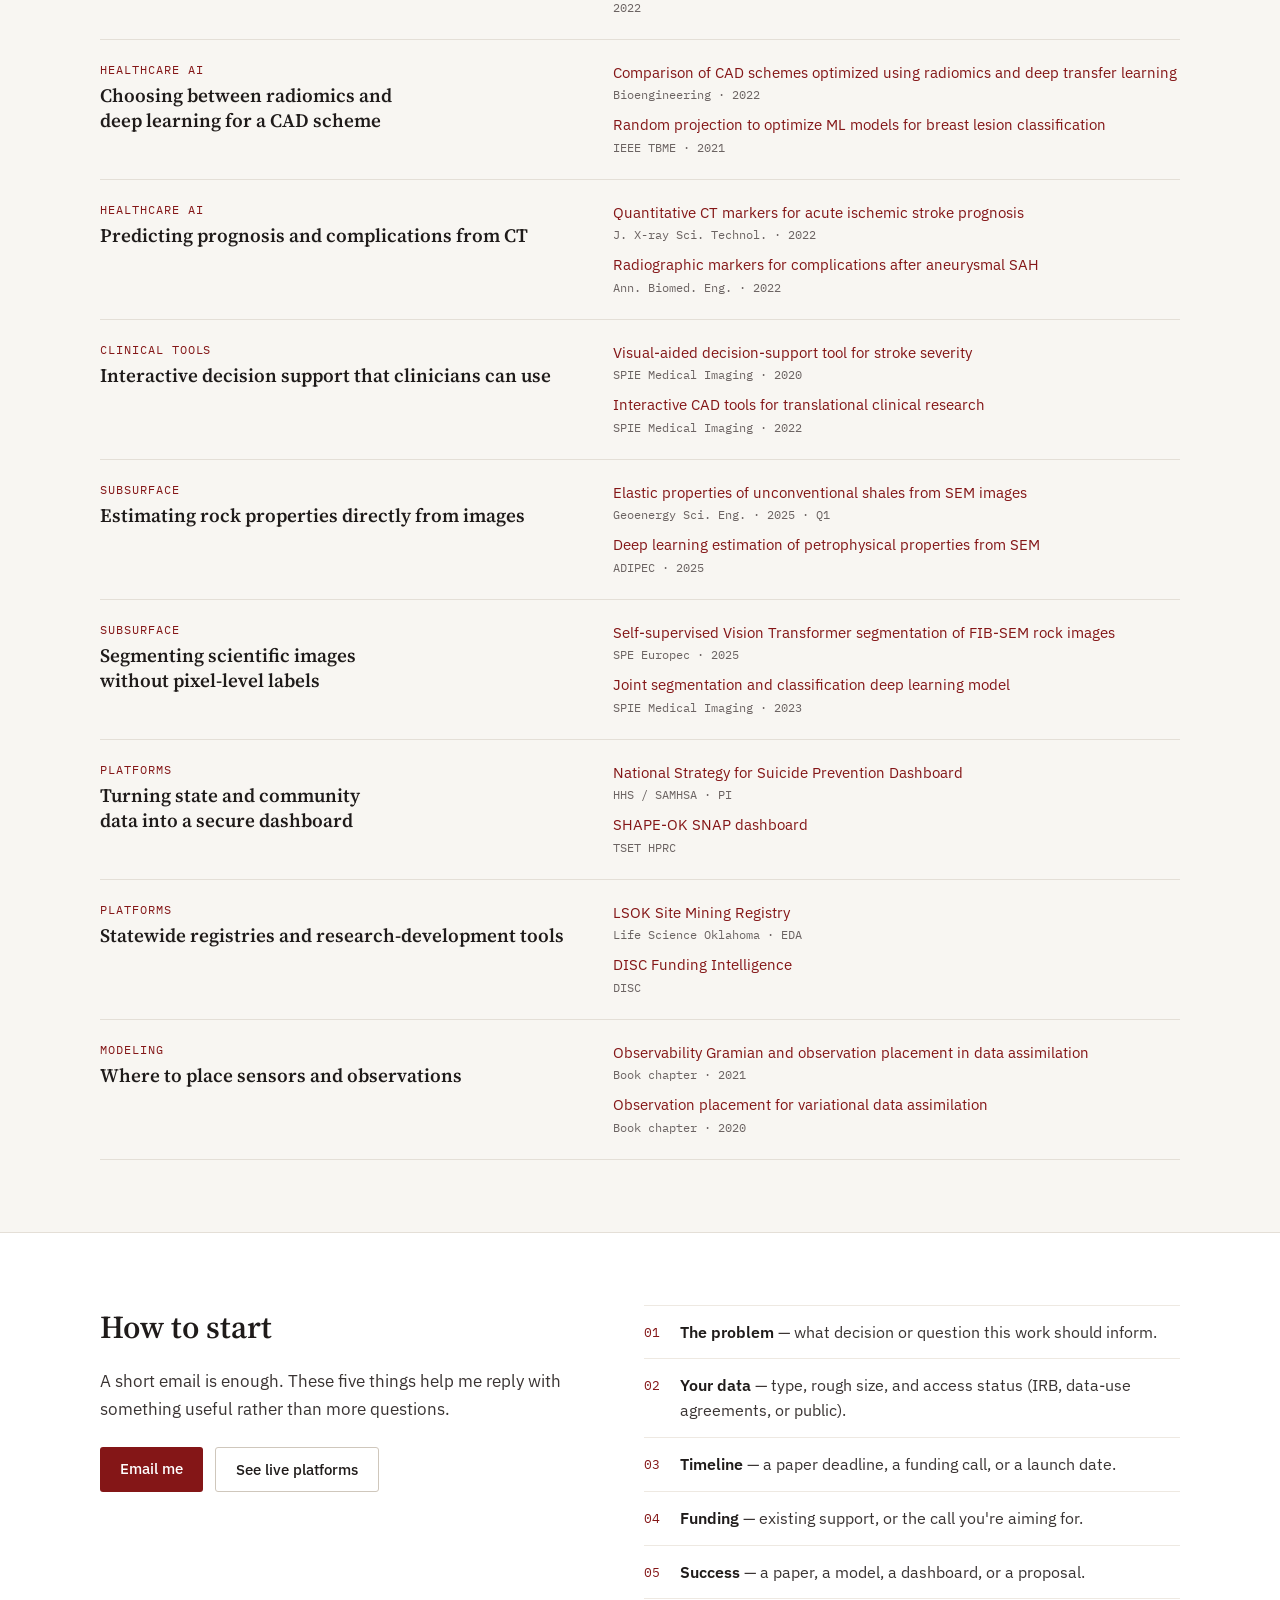
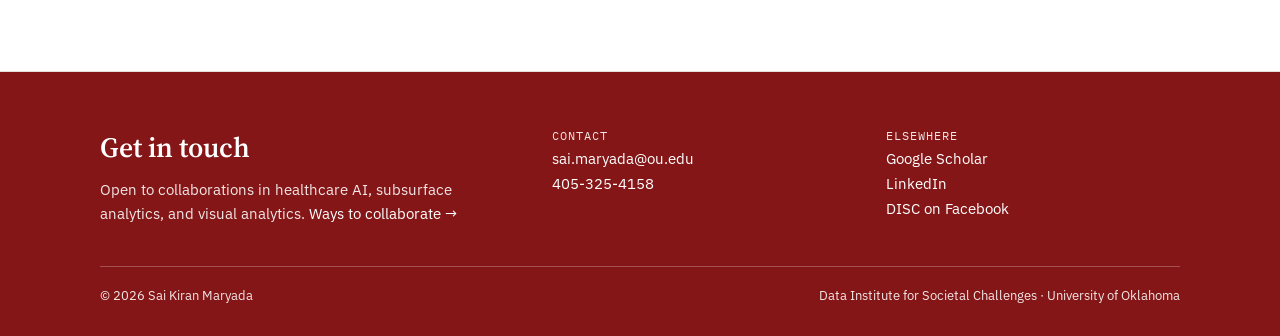
<file: collaborate.html>
<!DOCTYPE html>
<html lang="en">
<head>
  <meta charset="UTF-8">
  <meta name="viewport" content="width=device-width, initial-scale=1">
  <title>Collaborate — Sai Kiran Maryada</title>
  <meta name="description" content="Ways to collaborate with Dr. Sai Kiran Maryada on healthcare AI, subsurface imaging analytics, grant proposals, and secure data platforms.">
  <link rel="icon" type="image/png" href="images/favicon.png">
  <link rel="preconnect" href="https://fonts.googleapis.com">
  <link rel="preconnect" href="https://fonts.gstatic.com" crossorigin>
  <link rel="stylesheet" href="https://fonts.googleapis.com/css2?family=Source+Serif+4:opsz,wght@8..60,400;8..60,600;8..60,700&family=IBM+Plex+Sans:wght@400;500;600&family=IBM+Plex+Mono:wght@400;500&display=swap">
  <link rel="stylesheet" href="styles.css">
</head>
<body>
<div class="page">

<header class="site-header">
  <div class="container site-header__inner">
    <a href="index.html" class="brand">
      <span class="brand__mark">SM</span>
      <span class="brand__name">Sai Kiran Maryada</span>
    </a>
    <nav class="site-nav" aria-label="Main">
      <a href="index.html">Home</a>
      <a href="research.html">Research</a>
      <a href="active-projects.html">Projects</a>
      <a href="publications.html">Publications</a>
      <a href="collaborate.html" class="is-active" aria-current="page">Collaborate</a>
      <a href="contact.html">Contact</a>
    </nav>
  </div>
</header>

<main id="top">

  <section class="container page-intro">
    <div class="eyebrow">Research Scientist · Data Institute for Societal Challenges</div>
    <h1 class="page-intro__title">Let's work on it together.</h1>
    <p class="page-intro__lead">I partner with clinicians, geoscientists, public-health teams, and fellow investigators on problems where machine learning and good software both matter — from a first look at your data to a co-authored paper, a joint proposal, or a platform your stakeholders actually use.</p>
    <nav class="chips" aria-label="On this page">
      <a href="#tracks" class="chip">Ways to collaborate</a>
      <a href="#fit" class="chip">Where I can help</a>
      <a href="#start" class="chip">How to start</a>
    </nav>
  </section>

  <!-- Tracks -->
  <section id="tracks" class="band anchor">
    <div class="container section section-stack">
      <div class="section-head">
        <h2 class="section-title">Ways to collaborate</h2>
        <span class="tag">3 tracks</span>
      </div>
      <div class="tracks">

        <article class="card track">
          <span class="pipeline__num">01</span>
          <h3 class="track__title">Research partnerships</h3>
          <p class="track__who">For clinicians, radiology and imaging groups, and geoscience labs</p>
          <p class="card__desc">You bring a question and data; I bring the modeling. Typical work is image segmentation and classification, risk and outcome prediction, and explainable results that hold up in a paper and in front of domain experts.</p>
          <ul class="check-list">
            <li>Medical imaging — CT, MRI, retinal fundus, mammography</li>
            <li>SEM and FIB-SEM rock imaging</li>
            <li>Small or messy datasets, including synthetic data generation</li>
            <li>Co-authored journal and conference papers</li>
          </ul>
          <a class="btn btn--primary btn--sm" href="mailto:sai.maryada@ou.edu?subject=Collaboration%20%E2%80%94%20Research%20partnership&amp;body=Hi%20Dr.%20Maryada%2C%0A%0AThe%20question%20we%20want%20to%20answer%3A%0A%0AData%20we%20have%20(type%2C%20size%2C%20IRB%20or%20access%20status)%3A%0A%0AWhat%20success%20looks%20like%3A%0A%0ATimeline%3A%0A%0AThanks%2C%0A">Propose a research project</a>
        </article>

        <article class="card track">
          <span class="pipeline__num">02</span>
          <h3 class="track__title">Grant partnerships</h3>
          <p class="track__who">For investigators assembling NSF, NIH, HHS, or state proposals</p>
          <p class="card__desc">I join as PI, co-PI, or Co-I to lead the data science and delivery aims — methods, data management, and a working dashboard as a tangible deliverable that reviewers and program officers can see.</p>
          <ul class="check-list">
            <li>PI on a federally funded HHS / SAMHSA dashboard</li>
            <li>Data and evaluation aims with clear, measurable outputs</li>
            <li>Dissemination through interactive public dashboards</li>
            <li>Experience on NSF- and NIH-funded initiatives</li>
          </ul>
          <a class="btn btn--primary btn--sm" href="mailto:sai.maryada@ou.edu?subject=Collaboration%20%E2%80%94%20Grant%20partnership&amp;body=Hi%20Dr.%20Maryada%2C%0A%0AFunding%20call%20and%20deadline%3A%0A%0AProject%20idea%20(a%20few%20sentences)%3A%0A%0ARole%20we%20have%20in%20mind%20(PI%20%2F%20co-PI%20%2F%20Co-I)%3A%0A%0ATeam%20so%20far%3A%0A%0AThanks%2C%0A">Discuss a proposal</a>
        </article>

        <article class="card track">
          <span class="pipeline__num">03</span>
          <h3 class="track__title">Platform builds</h3>
          <p class="track__who">For agencies, centers, and programs that need a data product</p>
          <p class="card__desc">Secure, role-based web platforms — dashboards, registries, and decision-support tools — built in React with interactive Plotly, D3, and Mapbox visualizations, designed with the people who will use them.</p>
          <ul class="check-list">
            <li>Surveillance and planning dashboards</li>
            <li>Statewide registries with review workflows</li>
            <li>Geospatial maps and community indicators</li>
            <li>Role-based access and controlled export</li>
          </ul>
          <a class="btn btn--primary btn--sm" href="mailto:sai.maryada@ou.edu?subject=Collaboration%20%E2%80%94%20Platform%20build&amp;body=Hi%20Dr.%20Maryada%2C%0A%0AWho%20will%20use%20the%20platform%3A%0A%0AData%20sources%3A%0A%0AMust-have%20features%20(maps%2C%20access%20levels%2C%20exports%2C%20...)%3A%0A%0ATimeline%20and%20funding%3A%0A%0AThanks%2C%0A">Scope a platform</a>
        </article>

      </div>
    </div>
  </section>

  <!-- Where I can help: capability -> evidence -->
  <section id="fit" class="container section section-stack anchor">
    <div class="section-head">
      <h2 class="section-title">Where I can help</h2>
      <span class="tag">Backed by published work</span>
    </div>
    <p class="stack-section__lead">If your problem looks like one of these, I've worked on something close to it before.</p>

    <div class="fit-list">
      <div class="fit">
        <div class="fit__need">
          <span class="fit__domain">Healthcare AI</span>
          <h3 class="fit__title">Reliable classification from noisy or web-scale medical images</h3>
        </div>
        <ul class="fit__proof">
          <li><a href="https://www.spiedigitallibrary.org/conference-proceedings-of-spie/12033/0000/12033149/1">Two-stage deep-learning model for retinal fundus images</a> <span>SPIE Medical Imaging · 2022</span></li>
          <li><a href="publications.html#pub-2022-synthdata">Synthetic data generation to improve deep learning on medical images</a> <span>2022</span></li>
        </ul>
      </div>

      <div class="fit">
        <div class="fit__need">
          <span class="fit__domain">Healthcare AI</span>
          <h3 class="fit__title">Choosing between radiomics and deep learning for a CAD scheme</h3>
        </div>
        <ul class="fit__proof">
          <li><a href="https://www.mdpi.com/2306-5354/9/6/256">Comparison of CAD schemes optimized using radiomics and deep transfer learning</a> <span>Bioengineering · 2022</span></li>
          <li><a href="publications.html#pub-tbme-2021-rp">Random projection to optimize ML models for breast lesion classification</a> <span>IEEE TBME · 2021</span></li>
        </ul>
      </div>

      <div class="fit">
        <div class="fit__need">
          <span class="fit__domain">Healthcare AI</span>
          <h3 class="fit__title">Predicting prognosis and complications from CT</h3>
        </div>
        <ul class="fit__proof">
          <li><a href="publications.html#pub-jxst-2022-ais">Quantitative CT markers for acute ischemic stroke prognosis</a> <span>J. X-ray Sci. Technol. · 2022</span></li>
          <li><a href="publications.html#pub-abe-2022-sah">Radiographic markers for complications after aneurysmal SAH</a> <span>Ann. Biomed. Eng. · 2022</span></li>
        </ul>
      </div>

      <div class="fit">
        <div class="fit__need">
          <span class="fit__domain">Clinical tools</span>
          <h3 class="fit__title">Interactive decision support that clinicians can use</h3>
        </div>
        <ul class="fit__proof">
          <li><a href="publications.html#pub-spie-2020-stroke-tool">Visual-aided decision-support tool for stroke severity</a> <span>SPIE Medical Imaging · 2020</span></li>
          <li><a href="publications.html#pub-spie-2022-cad-tools">Interactive CAD tools for translational clinical research</a> <span>SPIE Medical Imaging · 2022</span></li>
        </ul>
      </div>

      <div class="fit">
        <div class="fit__need">
          <span class="fit__domain">Subsurface</span>
          <h3 class="fit__title">Estimating rock properties directly from images</h3>
        </div>
        <ul class="fit__proof">
          <li><a href="https://www.sciencedirect.com/science/article/pii/S2949891025004014">Elastic properties of unconventional shales from SEM images</a> <span>Geoenergy Sci. Eng. · 2025 · Q1</span></li>
          <li><a href="https://onepetro.org/SPEADIP/proceedings/25ADIP/25ADIP/D041S138R003/793155">Deep learning estimation of petrophysical properties from SEM</a> <span>ADIPEC · 2025</span></li>
        </ul>
      </div>

      <div class="fit">
        <div class="fit__need">
          <span class="fit__domain">Subsurface</span>
          <h3 class="fit__title">Segmenting scientific images without pixel-level labels</h3>
        </div>
        <ul class="fit__proof">
          <li><a href="https://onepetro.org/SPEEURO/proceedings/25EURO/25EURO/692706">Self-supervised Vision Transformer segmentation of FIB-SEM rock images</a> <span>SPE Europec · 2025</span></li>
          <li><a href="publications.html#pub-spie-2023-joint">Joint segmentation and classification deep learning model</a> <span>SPIE Medical Imaging · 2023</span></li>
        </ul>
      </div>

      <div class="fit">
        <div class="fit__need">
          <span class="fit__domain">Platforms</span>
          <h3 class="fit__title">Turning state and community data into a secure dashboard</h3>
        </div>
        <ul class="fit__proof">
          <li><a href="https://dashboard-ui.disc.ourcloud.ou.edu/">National Strategy for Suicide Prevention Dashboard</a> <span>HHS / SAMHSA · PI</span></li>
          <li><a href="https://shape-ok-snap-dashboard.disc.ourcloud.ou.edu/">SHAPE-OK SNAP dashboard</a> <span>TSET HPRC</span></li>
        </ul>
      </div>

      <div class="fit">
        <div class="fit__need">
          <span class="fit__domain">Platforms</span>
          <h3 class="fit__title">Statewide registries and research-development tools</h3>
        </div>
        <ul class="fit__proof">
          <li><a href="https://lsok.disc.ourcloud.ou.edu/">LSOK Site Mining Registry</a> <span>Life Science Oklahoma · EDA</span></li>
          <li><a href="https://funding.disc.ourcloud.ou.edu/">DISC Funding Intelligence</a> <span>DISC</span></li>
        </ul>
      </div>

      <div class="fit">
        <div class="fit__need">
          <span class="fit__domain">Modeling</span>
          <h3 class="fit__title">Where to place sensors and observations</h3>
        </div>
        <ul class="fit__proof">
          <li><a href="publications.html#pub-da-2021-observability">Observability Gramian and observation placement in data assimilation</a> <span>Book chapter · 2021</span></li>
          <li><a href="publications.html#pub-da-2020-burgers-seiche">Observation placement for variational data assimilation</a> <span>Book chapter · 2020</span></li>
        </ul>
      </div>
    </div>
  </section>

  <!-- How to start -->
  <section id="start" class="band anchor">
    <div class="container section start">
      <div class="start__text">
        <h2 class="section-title">How to start</h2>
        <p class="stack-section__lead">A short email is enough. These five things help me reply with something useful rather than more questions.</p>
        <div class="btn-row">
          <a href="mailto:sai.maryada@ou.edu?subject=Collaboration%20inquiry&amp;body=Hi%20Dr.%20Maryada%2C%0A%0AThe%20problem%3A%0A%0AData%20we%20have%3A%0A%0ATimeline%3A%0A%0AFunding%20(if%20any)%3A%0A%0AWhat%20success%20looks%20like%3A%0A%0AThanks%2C%0A" class="btn btn--primary">Email me</a>
          <a href="active-projects.html" class="btn btn--secondary">See live platforms</a>
        </div>
      </div>
      <ol class="steps">
        <li><span><strong>The problem</strong> — what decision or question this work should inform.</span></li>
        <li><span><strong>Your data</strong> — type, rough size, and access status (IRB, data-use agreements, or public).</span></li>
        <li><span><strong>Timeline</strong> — a paper deadline, a funding call, or a launch date.</span></li>
        <li><span><strong>Funding</strong> — existing support, or the call you're aiming for.</span></li>
        <li><span><strong>Success</strong> — a paper, a model, a dashboard, or a proposal.</span></li>
      </ol>
    </div>
  </section>

</main>

<footer id="contact" class="site-footer">
  <div class="container site-footer__inner">
    <div class="site-footer__grid">
      <div class="site-footer__intro">
        <div class="site-footer__title">Get in touch</div>
        <div class="site-footer__blurb">Open to collaborations in healthcare AI, subsurface analytics, and visual analytics. <a href="collaborate.html">Ways to collaborate →</a></div>
      </div>
      <div class="site-footer__col">
        <div class="site-footer__label">Contact</div>
        <a href="mailto:sai.maryada@ou.edu">sai.maryada@ou.edu</a>
        <a href="tel:4053254158">405-325-4158</a>
      </div>
      <div class="site-footer__col">
        <div class="site-footer__label">Elsewhere</div>
        <a href="https://scholar.google.com/citations?user=Wo5n5wgAAAAJ&amp;hl=en">Google Scholar</a>
        <a href="https://www.linkedin.com/in/saikiranreddymaryada/">LinkedIn</a>
        <a href="https://www.facebook.com/DISCatOU/">DISC on Facebook</a>
      </div>
    </div>
    <div class="site-footer__bottom">
      <span>© 2026 Sai Kiran Maryada</span>
      <span>Data Institute for Societal Challenges · University of Oklahoma</span>
    </div>
  </div>
</footer>

</div>
</body>
</html>
</file>
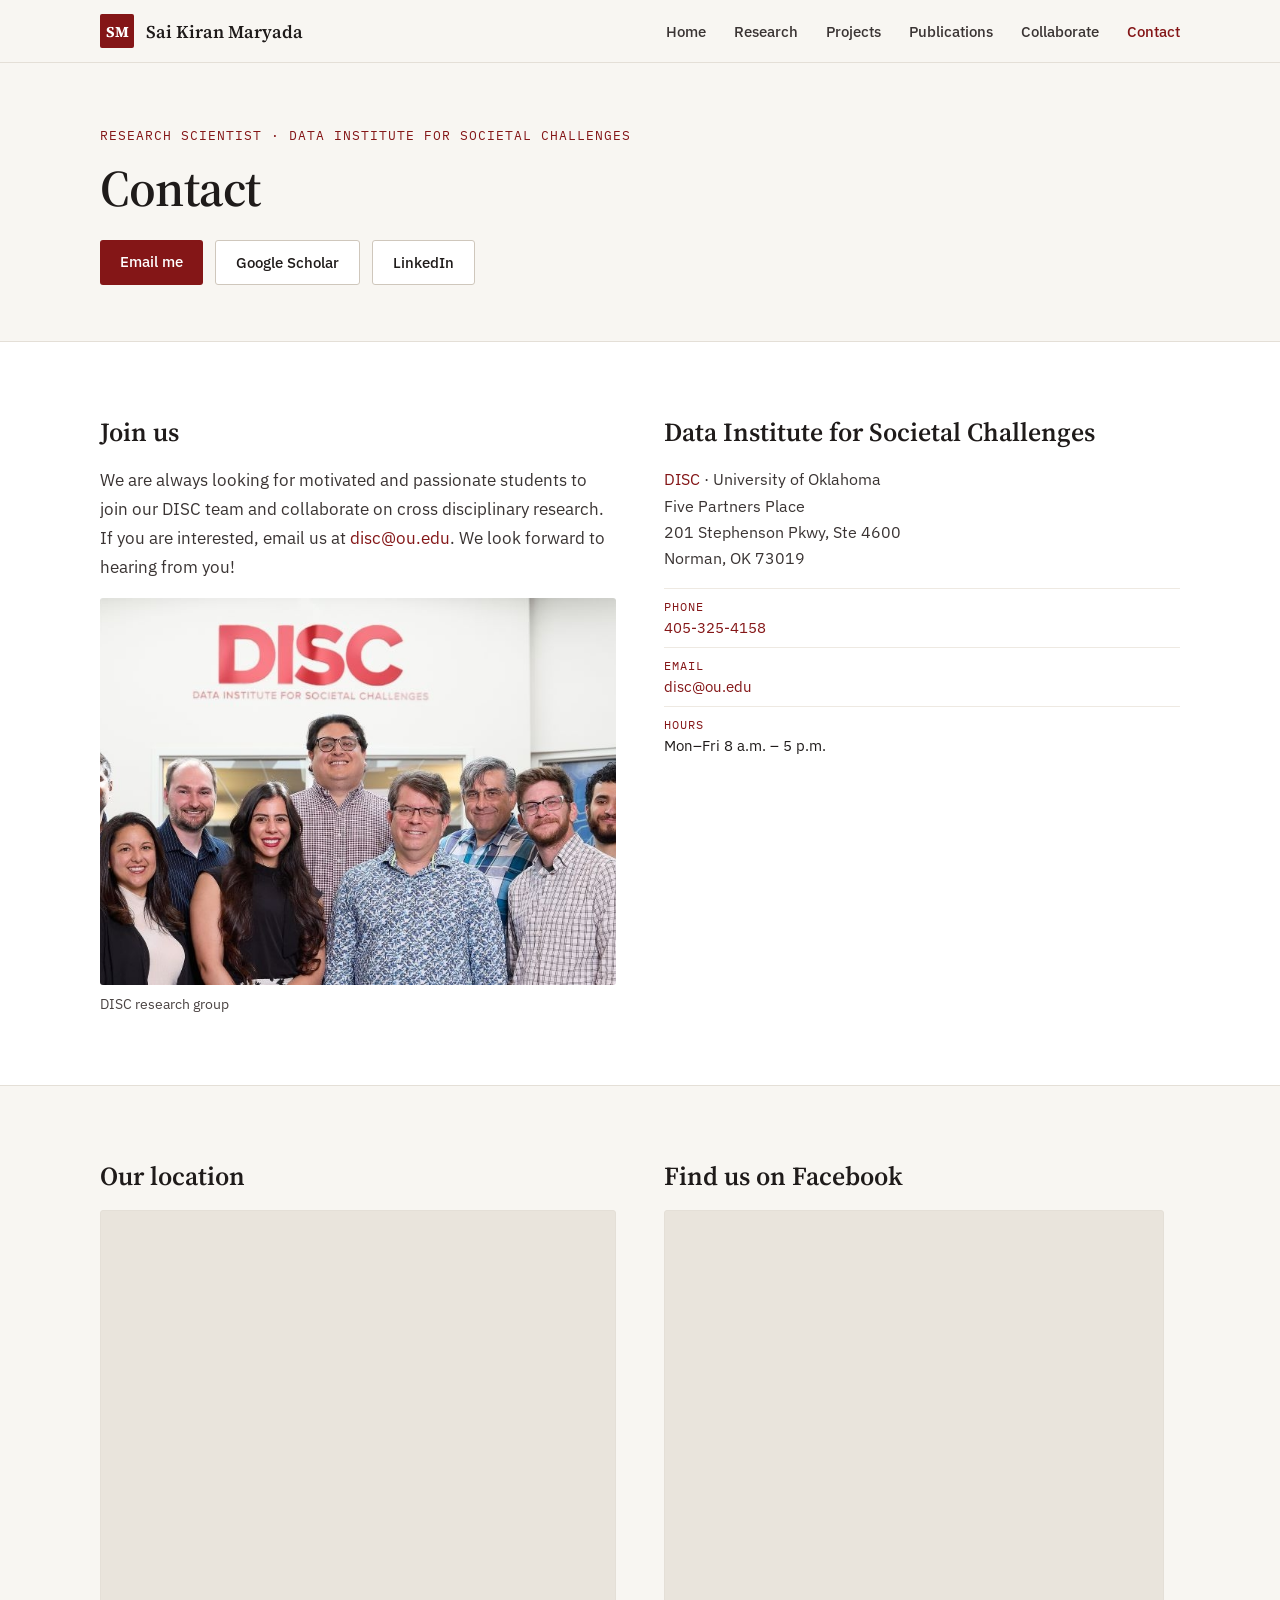
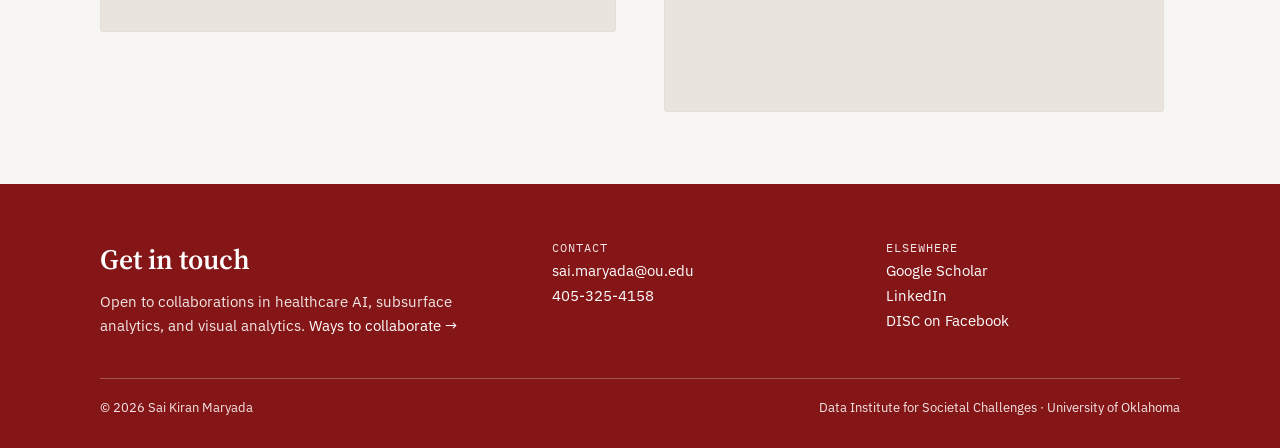
<file: contact.html>
<!DOCTYPE html>
<html lang="en">
<head>
  <meta charset="UTF-8">
  <meta name="viewport" content="width=device-width, initial-scale=1">
  <title>Contact — Sai Kiran Maryada</title>
  <link rel="icon" type="image/png" href="images/favicon.png">
  <link rel="preconnect" href="https://fonts.googleapis.com">
  <link rel="preconnect" href="https://fonts.gstatic.com" crossorigin>
  <link rel="stylesheet" href="https://fonts.googleapis.com/css2?family=Source+Serif+4:opsz,wght@8..60,400;8..60,600;8..60,700&family=IBM+Plex+Sans:wght@400;500;600&family=IBM+Plex+Mono:wght@400;500&display=swap">
  <link rel="stylesheet" href="styles.css">
</head>
<body>
<div class="page">

<header class="site-header">
  <div class="container site-header__inner">
    <a href="index.html" class="brand">
      <span class="brand__mark">SM</span>
      <span class="brand__name">Sai Kiran Maryada</span>
    </a>
    <nav class="site-nav" aria-label="Main">
      <a href="index.html">Home</a>
      <a href="research.html">Research</a>
      <a href="active-projects.html">Projects</a>
      <a href="publications.html">Publications</a>
      <a href="collaborate.html">Collaborate</a>
      <a href="contact.html" class="is-active" aria-current="page">Contact</a>
    </nav>
  </div>
</header>

<main id="top">

  <section class="container page-intro">
    <div class="eyebrow">Research Scientist · Data Institute for Societal Challenges</div>
    <h1 class="page-intro__title">Contact</h1>
    <div class="btn-row">
      <a href="mailto:sai.maryada@ou.edu" class="btn btn--primary">Email me</a>
      <a href="https://scholar.google.com/citations?user=Wo5n5wgAAAAJ&amp;hl=en" class="btn btn--secondary">Google Scholar</a>
      <a href="https://www.linkedin.com/in/saikiranreddymaryada/" class="btn btn--secondary">LinkedIn</a>
    </div>
  </section>

  <section class="band">
    <div class="container section contact-grid">
      <div class="contact-block prose">
        <h2 class="contact-block__title">Join us</h2>
        <p>We are always looking for motivated and passionate students to join our DISC team and collaborate on cross disciplinary research. If you are interested, email us at <a href="mailto:disc@ou.edu">disc@ou.edu</a>. We look forward to hearing from you!</p>
        <figure class="figure">
          <div class="media"><img src="images/discgroupimage.jpg" alt="DISC research group" loading="lazy"></div>
          <figcaption>DISC research group</figcaption>
        </figure>
      </div>
      <div class="contact-block">
        <h2 class="contact-block__title">Data Institute for Societal Challenges</h2>
        <address class="address">
          <a href="https://www.ou.edu/disc">DISC</a> · University of Oklahoma<br>
          Five Partners Place<br>
          201 Stephenson Pkwy, Ste 4600<br>
          Norman, OK 73019
        </address>
        <dl class="facts facts--plain">
          <div><dt>Phone</dt><dd><a href="tel:4053254158">405-325-4158</a></dd></div>
          <div><dt>Email</dt><dd><a href="mailto:disc@ou.edu">disc@ou.edu</a></dd></div>
          <div><dt>Hours</dt><dd>Mon–Fri 8 a.m. – 5 p.m.</dd></div>
        </dl>
      </div>
    </div>
  </section>

  <section class="container section contact-grid">
    <div class="contact-block">
      <h2 class="contact-block__title">Our location</h2>
      <div class="embed">
        <iframe title="Map of Five Partners Place, Norman, OK" src="https://www.google.com/maps/embed?pb=!1m18!1m12!1m3!1d436.012934334466!2d-97.43941726178805!3d35.185808091231685!2m3!1f0!2f0!3f0!3m2!1i1024!2i768!4f13.1!3m3!1m2!1s0x87b268206c31449b%3A0x8734244765131dc9!2sFive%20Partners%20Place!5e0!3m2!1sen!2sus!4v1740969063657!5m2!1sen!2sus" allowfullscreen loading="lazy" referrerpolicy="no-referrer-when-downgrade"></iframe>
      </div>
    </div>
    <div class="contact-block">
      <h2 class="contact-block__title">Find us on Facebook</h2>
      <div class="embed embed--social">
        <iframe title="DISC on Facebook" src="https://www.facebook.com/plugins/page.php?href=https%3A%2F%2Fwww.facebook.com%2FDISCatOU%2F&amp;tabs=timeline&amp;width=500&amp;height=500&amp;small_header=false&amp;adapt_container_width=true&amp;hide_cover=false&amp;show_facepile=true" scrolling="no" loading="lazy" allow="autoplay; clipboard-write; encrypted-media; picture-in-picture; web-share"></iframe>
      </div>
    </div>
  </section>

</main>

<footer id="contact" class="site-footer">
  <div class="container site-footer__inner">
    <div class="site-footer__grid">
      <div class="site-footer__intro">
        <div class="site-footer__title">Get in touch</div>
        <div class="site-footer__blurb">Open to collaborations in healthcare AI, subsurface analytics, and visual analytics. <a href="collaborate.html">Ways to collaborate →</a></div>
      </div>
      <div class="site-footer__col">
        <div class="site-footer__label">Contact</div>
        <a href="mailto:sai.maryada@ou.edu">sai.maryada@ou.edu</a>
        <a href="tel:4053254158">405-325-4158</a>
      </div>
      <div class="site-footer__col">
        <div class="site-footer__label">Elsewhere</div>
        <a href="https://scholar.google.com/citations?user=Wo5n5wgAAAAJ&amp;hl=en">Google Scholar</a>
        <a href="https://www.linkedin.com/in/saikiranreddymaryada/">LinkedIn</a>
        <a href="https://www.facebook.com/DISCatOU/">DISC on Facebook</a>
      </div>
    </div>
    <div class="site-footer__bottom">
      <span>© 2026 Sai Kiran Maryada</span>
      <span>Data Institute for Societal Challenges · University of Oklahoma</span>
    </div>
  </div>
</footer>

</div>
</body>
</html>
</file>
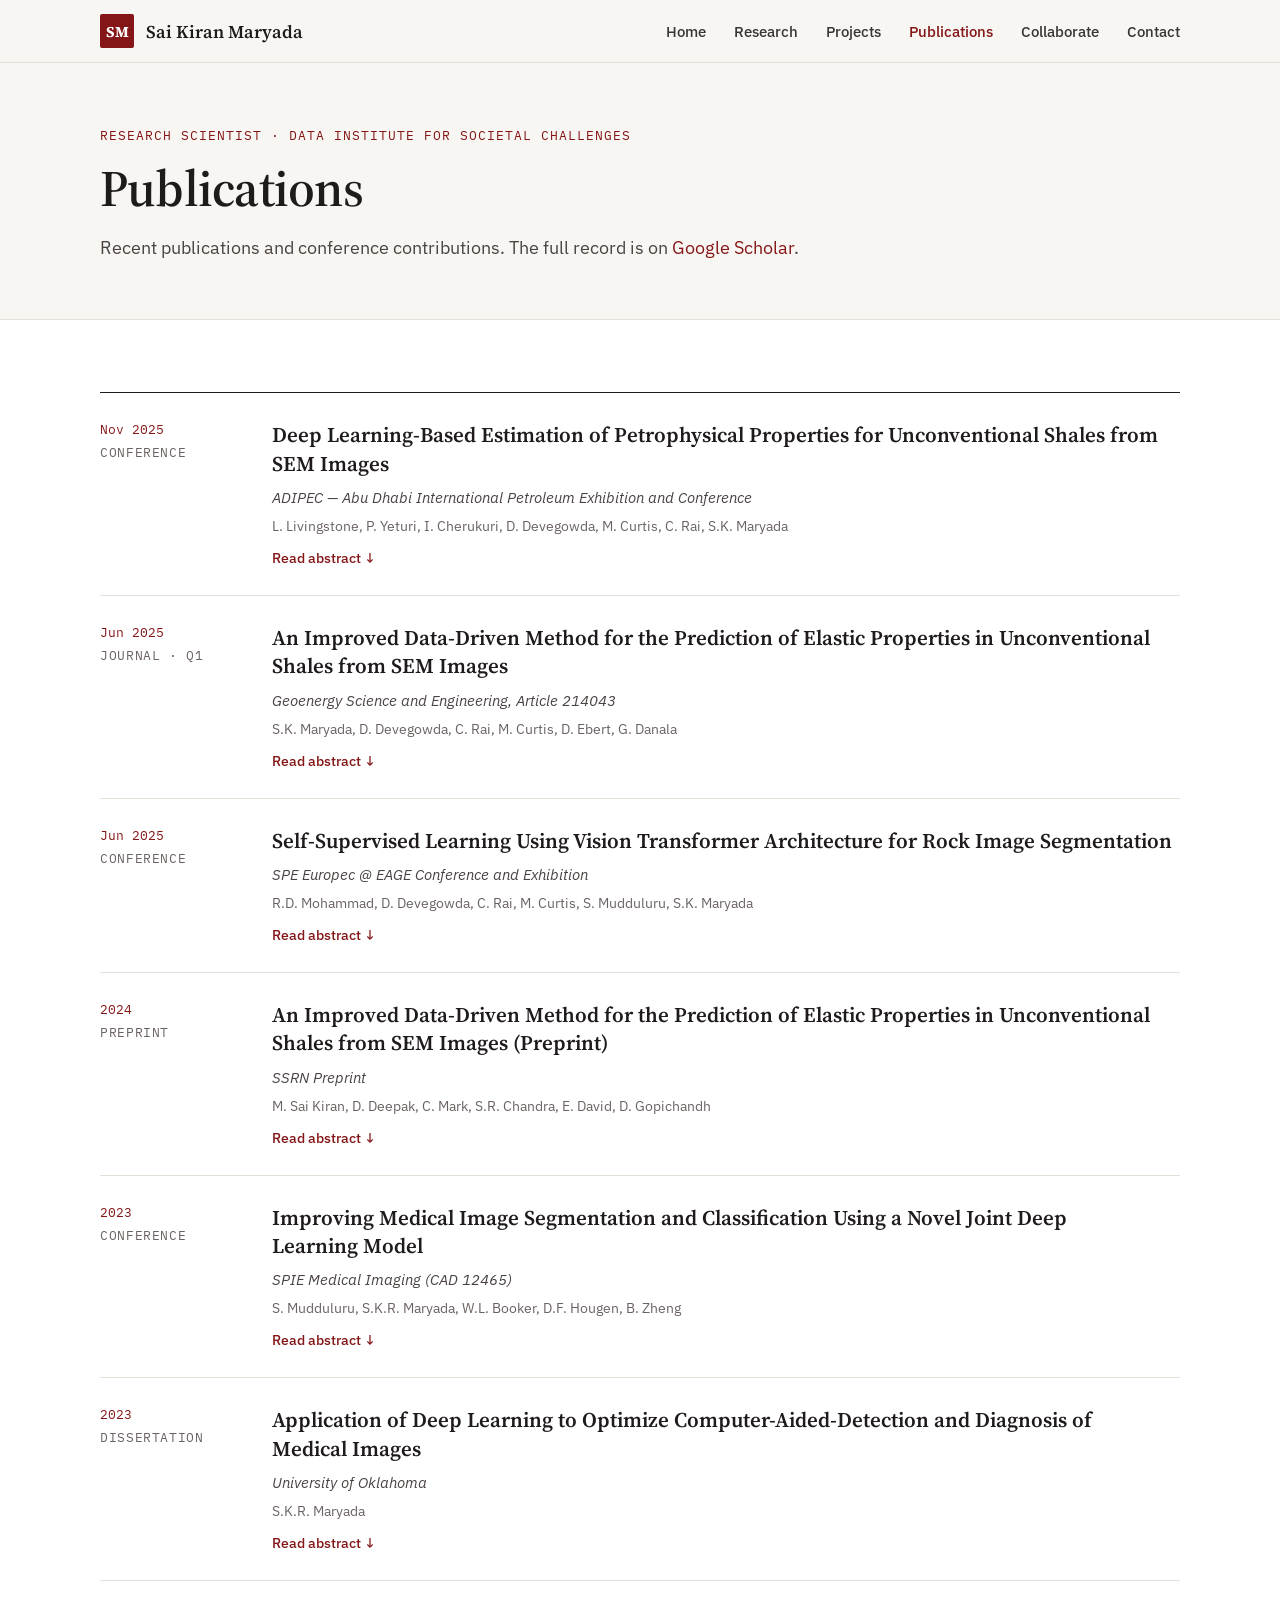
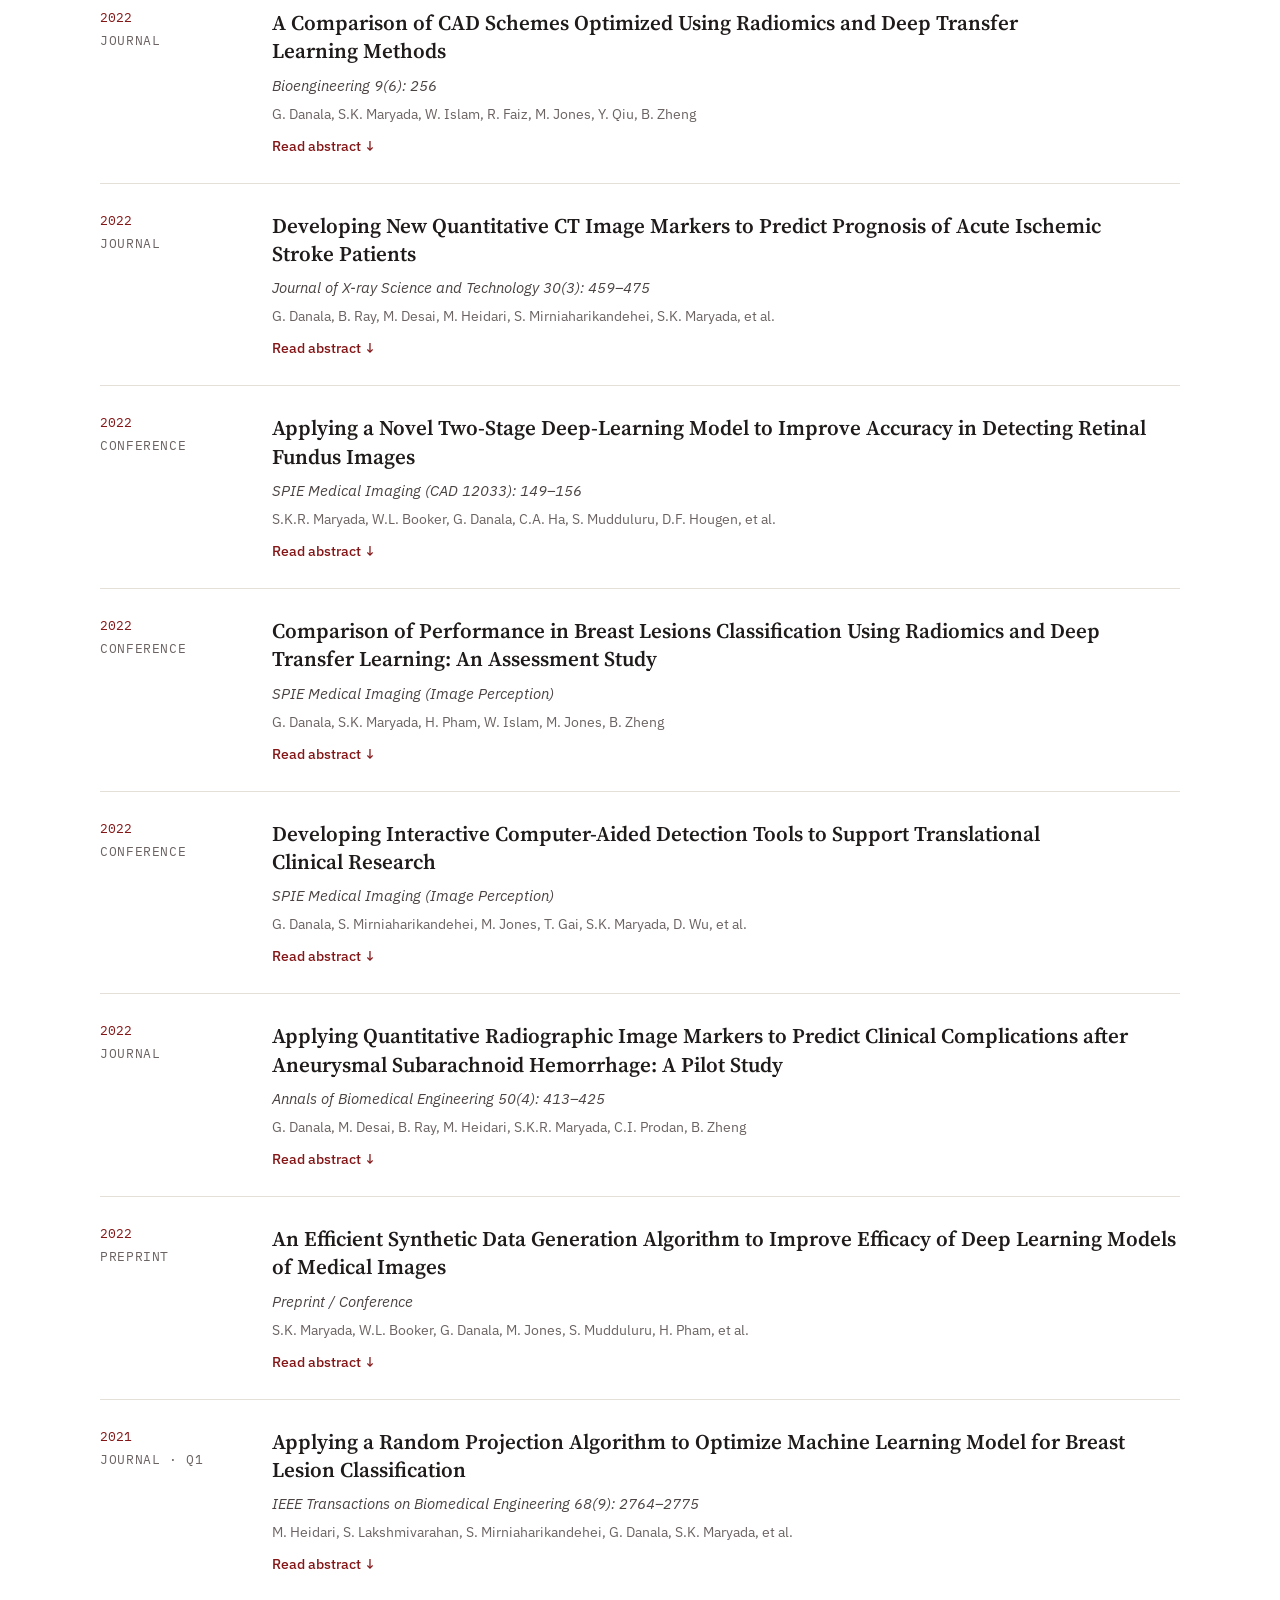
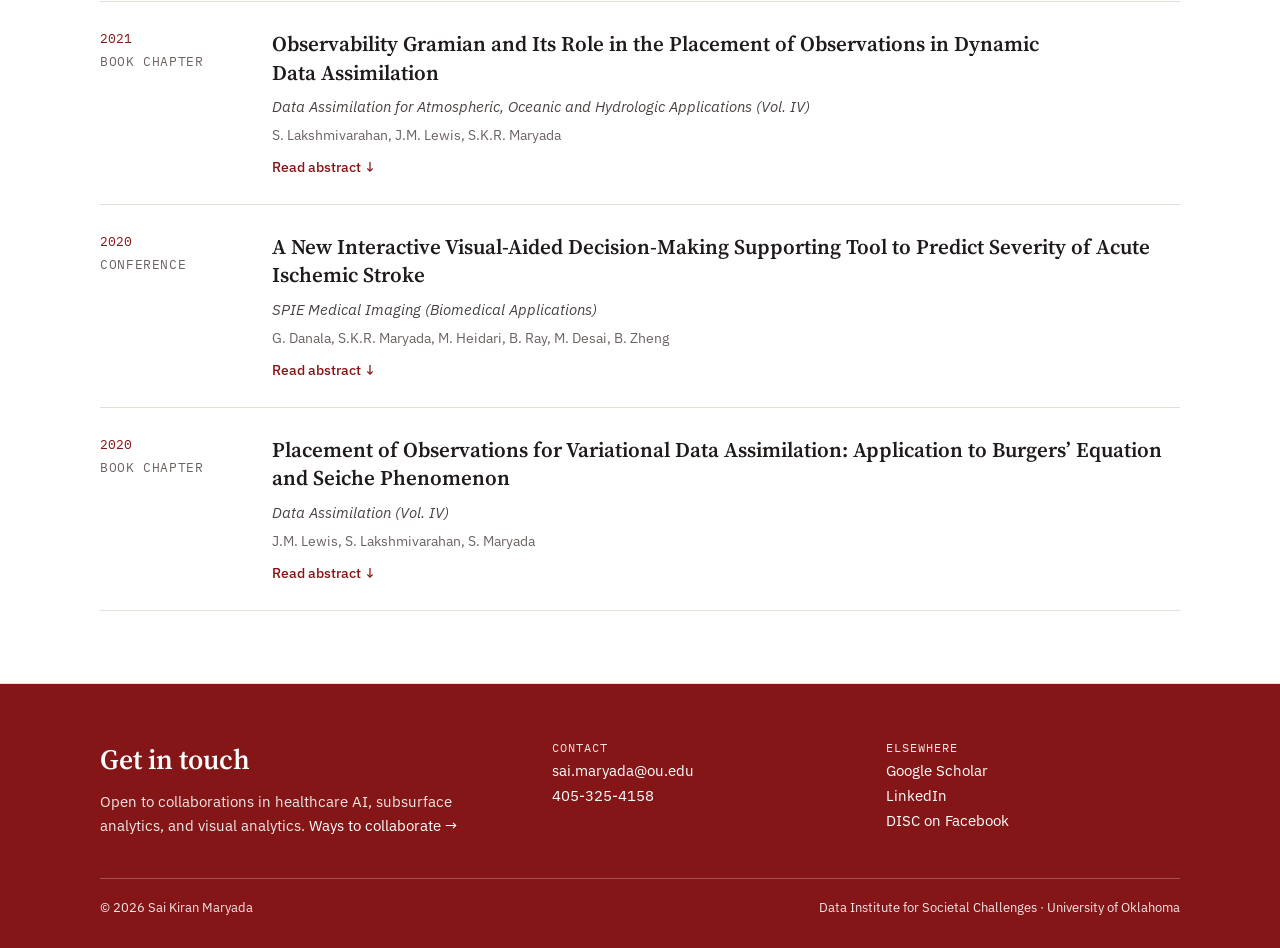
<file: publications.html>
<!DOCTYPE html>
<html lang="en">
<head>
  <meta charset="UTF-8">
  <meta name="viewport" content="width=device-width, initial-scale=1">
  <title>Publications — Sai Kiran Maryada</title>
  <link rel="icon" type="image/png" href="images/favicon.png">
  <link rel="preconnect" href="https://fonts.googleapis.com">
  <link rel="preconnect" href="https://fonts.gstatic.com" crossorigin>
  <link rel="stylesheet" href="https://fonts.googleapis.com/css2?family=Source+Serif+4:opsz,wght@8..60,400;8..60,600;8..60,700&family=IBM+Plex+Sans:wght@400;500;600&family=IBM+Plex+Mono:wght@400;500&display=swap">
  <link rel="stylesheet" href="styles.css">
</head>
<body>
<div class="page">

<header class="site-header">
  <div class="container site-header__inner">
    <a href="index.html" class="brand">
      <span class="brand__mark">SM</span>
      <span class="brand__name">Sai Kiran Maryada</span>
    </a>
    <nav class="site-nav" aria-label="Main">
      <a href="index.html">Home</a>
      <a href="research.html">Research</a>
      <a href="active-projects.html">Projects</a>
      <a href="publications.html" class="is-active" aria-current="page">Publications</a>
      <a href="collaborate.html">Collaborate</a>
      <a href="contact.html">Contact</a>
    </nav>
  </div>
</header>

<main id="top">

  <section class="container page-intro">
    <div class="eyebrow">Research Scientist · Data Institute for Societal Challenges</div>
    <h1 class="page-intro__title">Publications</h1>
    <p class="page-intro__lead">Recent publications and conference contributions. The full record is on <a href="https://scholar.google.com/citations?user=Wo5n5wgAAAAJ&amp;hl=en">Google Scholar</a>.</p>
  </section>

  <section class="band">
    <div class="container section pubs">
      <div class="pub-list">

        <!-- 2025 -->
        <article class="pub" id="pub-adipec-2025">
          <div class="pub__side"><span class="pub__date">Nov 2025</span><span class="pub__type">Conference</span></div>
          <div class="pub__body">
            <h2 class="pub__title"><a href="https://onepetro.org/SPEADIP/proceedings/25ADIP/25ADIP/D041S138R003/793155">Deep Learning-Based Estimation of Petrophysical Properties for Unconventional Shales from SEM Images</a></h2>
            <div class="pub__venue">ADIPEC — Abu Dhabi International Petroleum Exhibition and Conference</div>
            <div class="pub__authors">L. Livingstone, P. Yeturi, I. Cherukuri, D. Devegowda, M. Curtis, C. Rai, S.K. Maryada</div>
            <p class="pub__abstract" id="abs-adipec-2025">A deep learning workflow that rapidly estimates petrophysical properties in unconventional shales directly from SEM images. Using 8,000+ images from 22 shale plays, a ResNet50-based classifier learns microstructural differences; its feature embeddings are then related to porosity, mineralogy, and elastic properties — avoiding segmentation workflows that can take weeks per image.</p>
            <button type="button" class="pub__toggle" aria-controls="abs-adipec-2025" aria-expanded="true" hidden>Hide abstract ↑</button>
          </div>
        </article>

        <article class="pub" id="pub-jgse-2025">
          <div class="pub__side"><span class="pub__date">Jun 2025</span><span class="pub__type">Journal · Q1</span></div>
          <div class="pub__body">
            <h2 class="pub__title"><a href="https://www.sciencedirect.com/science/article/pii/S2949891025004014">An Improved Data-Driven Method for the Prediction of Elastic Properties in Unconventional Shales from SEM Images</a></h2>
            <div class="pub__venue">Geoenergy Science and Engineering, Article 214043</div>
            <div class="pub__authors">S.K. Maryada, D. Devegowda, C. Rai, M. Curtis, D. Ebert, G. Danala</div>
            <p class="pub__abstract" id="abs-jgse-2025">A fast, image-based workflow to estimate Young’s modulus from SEM images of drill cuttings across 14 shale plays. Textural and shape-based features are combined with deep learning representations and correlated with measured elastic properties via non-parametric regression, yielding strong predictive capability that holds on previously unseen images.</p>
            <button type="button" class="pub__toggle" aria-controls="abs-jgse-2025" aria-expanded="true" hidden>Hide abstract ↑</button>
          </div>
        </article>

        <article class="pub" id="pub-spe-eage-2025">
          <div class="pub__side"><span class="pub__date">Jun 2025</span><span class="pub__type">Conference</span></div>
          <div class="pub__body">
            <h2 class="pub__title"><a href="https://onepetro.org/SPEEURO/proceedings/25EURO/25EURO/692706">Self-Supervised Learning Using Vision Transformer Architecture for Rock Image Segmentation</a></h2>
            <div class="pub__venue">SPE Europec @ EAGE Conference and Exhibition</div>
            <div class="pub__authors">R.D. Mohammad, D. Devegowda, C. Rai, M. Curtis, S. Mudduluru, S.K. Maryada</div>
            <p class="pub__abstract" id="abs-spe-eage-2025">A self-supervised ViT-based segmentation workflow for FIB-SEM shale images that removes the need for pixel-level labels. The model segments images into 12 sub-classes grouped into organic, inorganic, and pore space, performing robustly across 22 shale plays and significantly accelerating shale characterization.</p>
            <button type="button" class="pub__toggle" aria-controls="abs-spe-eage-2025" aria-expanded="true" hidden>Hide abstract ↑</button>
          </div>
        </article>

        <!-- 2024 -->
        <article class="pub" id="pub-ssrn-2024-elastic">
          <div class="pub__side"><span class="pub__date">2024</span><span class="pub__type">Preprint</span></div>
          <div class="pub__body">
            <h2 class="pub__title"><a href="https://scholar.google.com/scholar?hl=en&amp;q=An+Improved+Data-Driven+Method+for+the+Prediction+of+Elastic+Properties+in+Unconventional+Shales+from+SEM+Images+SSRN">An Improved Data-Driven Method for the Prediction of Elastic Properties in Unconventional Shales from SEM Images (Preprint)</a></h2>
            <div class="pub__venue">SSRN Preprint</div>
            <div class="pub__authors">M. Sai Kiran, D. Deepak, C. Mark, S.R. Chandra, E. David, D. Gopichandh</div>
            <p class="pub__abstract" id="abs-ssrn-2024-elastic">Preprint outlining SEM-based predictors and regression workflow for elastic property estimation.</p>
            <button type="button" class="pub__toggle" aria-controls="abs-ssrn-2024-elastic" aria-expanded="true" hidden>Hide abstract ↑</button>
          </div>
        </article>

        <!-- 2023 -->
        <article class="pub" id="pub-spie-2023-joint">
          <div class="pub__side"><span class="pub__date">2023</span><span class="pub__type">Conference</span></div>
          <div class="pub__body">
            <h2 class="pub__title"><a href="https://scholar.google.com/scholar?hl=en&amp;q=Improving+medical+image+segmentation+and+classification+using+a+novel+joint+deep+learning+model+SPIE+2023">Improving Medical Image Segmentation and Classification Using a Novel Joint Deep Learning Model</a></h2>
            <div class="pub__venue">SPIE Medical Imaging (CAD 12465)</div>
            <div class="pub__authors">S. Mudduluru, S.K.R. Maryada, W.L. Booker, D.F. Hougen, B. Zheng</div>
            <p class="pub__abstract" id="abs-spie-2023-joint">Joint segmentation + classification framework improving end-to-end clinical image understanding.</p>
            <button type="button" class="pub__toggle" aria-controls="abs-spie-2023-joint" aria-expanded="true" hidden>Hide abstract ↑</button>
          </div>
        </article>

        <article class="pub" id="pub-2023-dissertation">
          <div class="pub__side"><span class="pub__date">2023</span><span class="pub__type">Dissertation</span></div>
          <div class="pub__body">
            <h2 class="pub__title"><a href="https://shareok.org/items/2275bff7-46f8-45b4-9750-f966ee8e447a">Application of Deep Learning to Optimize Computer-Aided-Detection and Diagnosis of Medical Images</a></h2>
            <div class="pub__venue">University of Oklahoma</div>
            <div class="pub__authors">S.K.R. Maryada</div>
            <p class="pub__abstract" id="abs-2023-dissertation">Dissertation on end-to-end CAD/CADx pipelines with deep learning for clinical imaging.</p>
            <button type="button" class="pub__toggle" aria-controls="abs-2023-dissertation" aria-expanded="true" hidden>Hide abstract ↑</button>
          </div>
        </article>

        <!-- 2022 -->
        <article class="pub" id="pub-bioengineering-2022-radiomics-dtl">
          <div class="pub__side"><span class="pub__date">2022</span><span class="pub__type">Journal</span></div>
          <div class="pub__body">
            <h2 class="pub__title"><a href="https://www.mdpi.com/2306-5354/9/6/256">A Comparison of CAD Schemes Optimized Using Radiomics and Deep Transfer Learning Methods</a></h2>
            <div class="pub__venue">Bioengineering 9(6): 256</div>
            <div class="pub__authors">G. Danala, S.K. Maryada, W. Islam, R. Faiz, M. Jones, Y. Qiu, B. Zheng</div>
            <p class="pub__abstract" id="abs-bioengineering-2022">Head-to-head evaluation of radiomics vs. deep transfer learning pipelines for breast lesion classification.</p>
            <button type="button" class="pub__toggle" aria-controls="abs-bioengineering-2022" aria-expanded="true" hidden>Hide abstract ↑</button>
          </div>
        </article>

        <article class="pub" id="pub-jxst-2022-ais">
          <div class="pub__side"><span class="pub__date">2022</span><span class="pub__type">Journal</span></div>
          <div class="pub__body">
            <h2 class="pub__title"><a href="https://scholar.google.com/scholar?hl=en&amp;q=Developing+new+quantitative+CT+image+markers+to+predict+prognosis+of+acute+ischemic+stroke+patients">Developing New Quantitative CT Image Markers to Predict Prognosis of Acute Ischemic Stroke Patients</a></h2>
            <div class="pub__venue">Journal of X-ray Science and Technology 30(3): 459–475</div>
            <div class="pub__authors">G. Danala, B. Ray, M. Desai, M. Heidari, S. Mirniaharikandehei, S.K. Maryada, et al.</div>
            <p class="pub__abstract" id="abs-jxst-2022-ais">Introduces CT-derived quantitative markers to forecast outcomes in acute ischemic stroke.</p>
            <button type="button" class="pub__toggle" aria-controls="abs-jxst-2022-ais" aria-expanded="true" hidden>Hide abstract ↑</button>
          </div>
        </article>

        <article class="pub" id="pub-spie-2022-fundus-2stage">
          <div class="pub__side"><span class="pub__date">2022</span><span class="pub__type">Conference</span></div>
          <div class="pub__body">
            <h2 class="pub__title"><a href="https://www.spiedigitallibrary.org/conference-proceedings-of-spie/12033/0000/12033149/1">Applying a Novel Two-Stage Deep-Learning Model to Improve Accuracy in Detecting Retinal Fundus Images</a></h2>
            <div class="pub__venue">SPIE Medical Imaging (CAD 12033): 149–156</div>
            <div class="pub__authors">S.K.R. Maryada, W.L. Booker, G. Danala, C.A. Ha, S. Mudduluru, D.F. Hougen, et al.</div>
            <p class="pub__abstract" id="abs-spie-2022-fundus">Two-stage curation + classification pipeline boosts screening reliability from web-scale fundus imagery.</p>
            <button type="button" class="pub__toggle" aria-controls="abs-spie-2022-fundus" aria-expanded="true" hidden>Hide abstract ↑</button>
          </div>
        </article>

        <article class="pub" id="pub-spie-2022-assessment">
          <div class="pub__side"><span class="pub__date">2022</span><span class="pub__type">Conference</span></div>
          <div class="pub__body">
            <h2 class="pub__title"><a href="https://scholar.google.com/scholar?hl=en&amp;q=Comparison+of+performance+in+breast+lesions+classification+using+radiomics+and+deep+transfer+learning+SPIE+2022">Comparison of Performance in Breast Lesions Classification Using Radiomics and Deep Transfer Learning: An Assessment Study</a></h2>
            <div class="pub__venue">SPIE Medical Imaging (Image Perception)</div>
            <div class="pub__authors">G. Danala, S.K. Maryada, H. Pham, W. Islam, M. Jones, B. Zheng</div>
            <p class="pub__abstract" id="abs-spie-2022-assessment">Assessment study benchmarking radiomics vs. deep transfer learning for breast lesions.</p>
            <button type="button" class="pub__toggle" aria-controls="abs-spie-2022-assessment" aria-expanded="true" hidden>Hide abstract ↑</button>
          </div>
        </article>

        <article class="pub" id="pub-spie-2022-cad-tools">
          <div class="pub__side"><span class="pub__date">2022</span><span class="pub__type">Conference</span></div>
          <div class="pub__body">
            <h2 class="pub__title"><a href="https://scholar.google.com/scholar?hl=en&amp;q=Developing+interactive+computer-aided+detection+tools+to+support+translational+clinical+research+SPIE+2022">Developing Interactive Computer-Aided Detection Tools to Support Translational Clinical Research</a></h2>
            <div class="pub__venue">SPIE Medical Imaging (Image Perception)</div>
            <div class="pub__authors">G. Danala, S. Mirniaharikandehei, M. Jones, T. Gai, S.K. Maryada, D. Wu, et al.</div>
            <p class="pub__abstract" id="abs-spie-2022-cad-tools">Interactive CAD tools designed for translational study workflows and reader studies.</p>
            <button type="button" class="pub__toggle" aria-controls="abs-spie-2022-cad-tools" aria-expanded="true" hidden>Hide abstract ↑</button>
          </div>
        </article>

        <article class="pub" id="pub-abe-2022-sah">
          <div class="pub__side"><span class="pub__date">2022</span><span class="pub__type">Journal</span></div>
          <div class="pub__body">
            <h2 class="pub__title"><a href="https://scholar.google.com/scholar?hl=en&amp;q=Applying+quantitative+radiographic+image+markers+to+predict+clinical+complications+after+aneurysmal+subarachnoid+hemorrhage">Applying Quantitative Radiographic Image Markers to Predict Clinical Complications after Aneurysmal Subarachnoid Hemorrhage: A Pilot Study</a></h2>
            <div class="pub__venue">Annals of Biomedical Engineering 50(4): 413–425</div>
            <div class="pub__authors">G. Danala, M. Desai, B. Ray, M. Heidari, S.K.R. Maryada, C.I. Prodan, B. Zheng</div>
            <p class="pub__abstract" id="abs-abe-2022-sah">Quantitative CT markers linked to post-SAH complications and prognosis.</p>
            <button type="button" class="pub__toggle" aria-controls="abs-abe-2022-sah" aria-expanded="true" hidden>Hide abstract ↑</button>
          </div>
        </article>

        <article class="pub" id="pub-2022-synthdata">
          <div class="pub__side"><span class="pub__date">2022</span><span class="pub__type">Preprint</span></div>
          <div class="pub__body">
            <h2 class="pub__title"><a href="https://scholar.google.com/citations?user=Wo5n5wgAAAAJ&amp;hl=en">An Efficient Synthetic Data Generation Algorithm to Improve Efficacy of Deep Learning Models of Medical Images</a></h2>
            <div class="pub__venue">Preprint / Conference</div>
            <div class="pub__authors">S.K. Maryada, W.L. Booker, G. Danala, M. Jones, S. Mudduluru, H. Pham, et al.</div>
            <p class="pub__abstract" id="abs-2022-synthdata">Synthetic augmentation pipeline boosting downstream segmentation/classification performance.</p>
            <button type="button" class="pub__toggle" aria-controls="abs-2022-synthdata" aria-expanded="true" hidden>Hide abstract ↑</button>
          </div>
        </article>

        <!-- 2021 -->
        <article class="pub" id="pub-tbme-2021-rp">
          <div class="pub__side"><span class="pub__date">2021</span><span class="pub__type">Journal · Q1</span></div>
          <div class="pub__body">
            <h2 class="pub__title"><a href="https://scholar.google.com/scholar?hl=en&amp;q=Applying+a+random+projection+algorithm+to+optimize+machine+learning+model+for+breast+lesion+classification+IEEE+TBME+2021">Applying a Random Projection Algorithm to Optimize Machine Learning Model for Breast Lesion Classification</a></h2>
            <div class="pub__venue">IEEE Transactions on Biomedical Engineering 68(9): 2764–2775</div>
            <div class="pub__authors">M. Heidari, S. Lakshmivarahan, S. Mirniaharikandehei, G. Danala, S.K. Maryada, et al.</div>
            <p class="pub__abstract" id="abs-tbme-2021-rp">Random projections for dimensionality reduction improve ML efficiency and classification performance for breast imaging.</p>
            <button type="button" class="pub__toggle" aria-controls="abs-tbme-2021-rp" aria-expanded="true" hidden>Hide abstract ↑</button>
          </div>
        </article>

        <article class="pub" id="pub-da-2021-observability">
          <div class="pub__side"><span class="pub__date">2021</span><span class="pub__type">Book chapter</span></div>
          <div class="pub__body">
            <h2 class="pub__title"><a href="https://scholar.google.com/scholar?hl=en&amp;q=Observability+Gramian+and+its+role+in+the+placement+of+observations+in+dynamic+data+assimilation">Observability Gramian and Its Role in the Placement of Observations in Dynamic Data Assimilation</a></h2>
            <div class="pub__venue">Data Assimilation for Atmospheric, Oceanic and Hydrologic Applications (Vol. IV)</div>
            <div class="pub__authors">S. Lakshmivarahan, J.M. Lewis, S.K.R. Maryada</div>
            <p class="pub__abstract" id="abs-da-2021-observability">Foundational chapter discussing observability Gramian and optimal sensor placement in data assimilation.</p>
            <button type="button" class="pub__toggle" aria-controls="abs-da-2021-observability" aria-expanded="true" hidden>Hide abstract ↑</button>
          </div>
        </article>

        <!-- 2020 -->
        <article class="pub" id="pub-spie-2020-stroke-tool">
          <div class="pub__side"><span class="pub__date">2020</span><span class="pub__type">Conference</span></div>
          <div class="pub__body">
            <h2 class="pub__title"><a href="https://scholar.google.com/scholar?hl=en&amp;q=A+new+interactive+visual-aided+decision-making+supporting+tool+to+predict+severity+of+acute+ischemic+stroke+SPIE+2020">A New Interactive Visual-Aided Decision-Making Supporting Tool to Predict Severity of Acute Ischemic Stroke</a></h2>
            <div class="pub__venue">SPIE Medical Imaging (Biomedical Applications)</div>
            <div class="pub__authors">G. Danala, S.K.R. Maryada, M. Heidari, B. Ray, M. Desai, B. Zheng</div>
            <p class="pub__abstract" id="abs-spie-2020-stroke-tool">Visual analytics decision support tool for predicting stroke severity from imaging markers.</p>
            <button type="button" class="pub__toggle" aria-controls="abs-spie-2020-stroke-tool" aria-expanded="true" hidden>Hide abstract ↑</button>
          </div>
        </article>

        <article class="pub" id="pub-da-2020-burgers-seiche">
          <div class="pub__side"><span class="pub__date">2020</span><span class="pub__type">Book chapter</span></div>
          <div class="pub__body">
            <h2 class="pub__title"><a href="https://scholar.google.com/scholar?hl=en&amp;q=Placement+of+observations+for+variational+data+assimilation+application+to+Burgers%E2%80%99+Equation+and+Seiche+Phenomenon">Placement of Observations for Variational Data Assimilation: Application to Burgers’ Equation and Seiche Phenomenon</a></h2>
            <div class="pub__venue">Data Assimilation (Vol. IV)</div>
            <div class="pub__authors">J.M. Lewis, S. Lakshmivarahan, S. Maryada</div>
            <p class="pub__abstract" id="abs-da-2020-burgers-seiche">Case studies on optimal observation placement for PDEs and hydrodynamic oscillations.</p>
            <button type="button" class="pub__toggle" aria-controls="abs-da-2020-burgers-seiche" aria-expanded="true" hidden>Hide abstract ↑</button>
          </div>
        </article>

      </div>
    </div>
  </section>

</main>

<footer id="contact" class="site-footer">
  <div class="container site-footer__inner">
    <div class="site-footer__grid">
      <div class="site-footer__intro">
        <div class="site-footer__title">Get in touch</div>
        <div class="site-footer__blurb">Open to collaborations in healthcare AI, subsurface analytics, and visual analytics. <a href="collaborate.html">Ways to collaborate →</a></div>
      </div>
      <div class="site-footer__col">
        <div class="site-footer__label">Contact</div>
        <a href="mailto:sai.maryada@ou.edu">sai.maryada@ou.edu</a>
        <a href="tel:4053254158">405-325-4158</a>
      </div>
      <div class="site-footer__col">
        <div class="site-footer__label">Elsewhere</div>
        <a href="https://scholar.google.com/citations?user=Wo5n5wgAAAAJ&amp;hl=en">Google Scholar</a>
        <a href="https://www.linkedin.com/in/saikiranreddymaryada/">LinkedIn</a>
        <a href="https://www.facebook.com/DISCatOU/">DISC on Facebook</a>
      </div>
    </div>
    <div class="site-footer__bottom">
      <span>© 2026 Sai Kiran Maryada</span>
      <span>Data Institute for Societal Challenges · University of Oklahoma</span>
    </div>
  </div>
</footer>

</div>
<script src="script.js"></script>
</body>
</html>
</file>
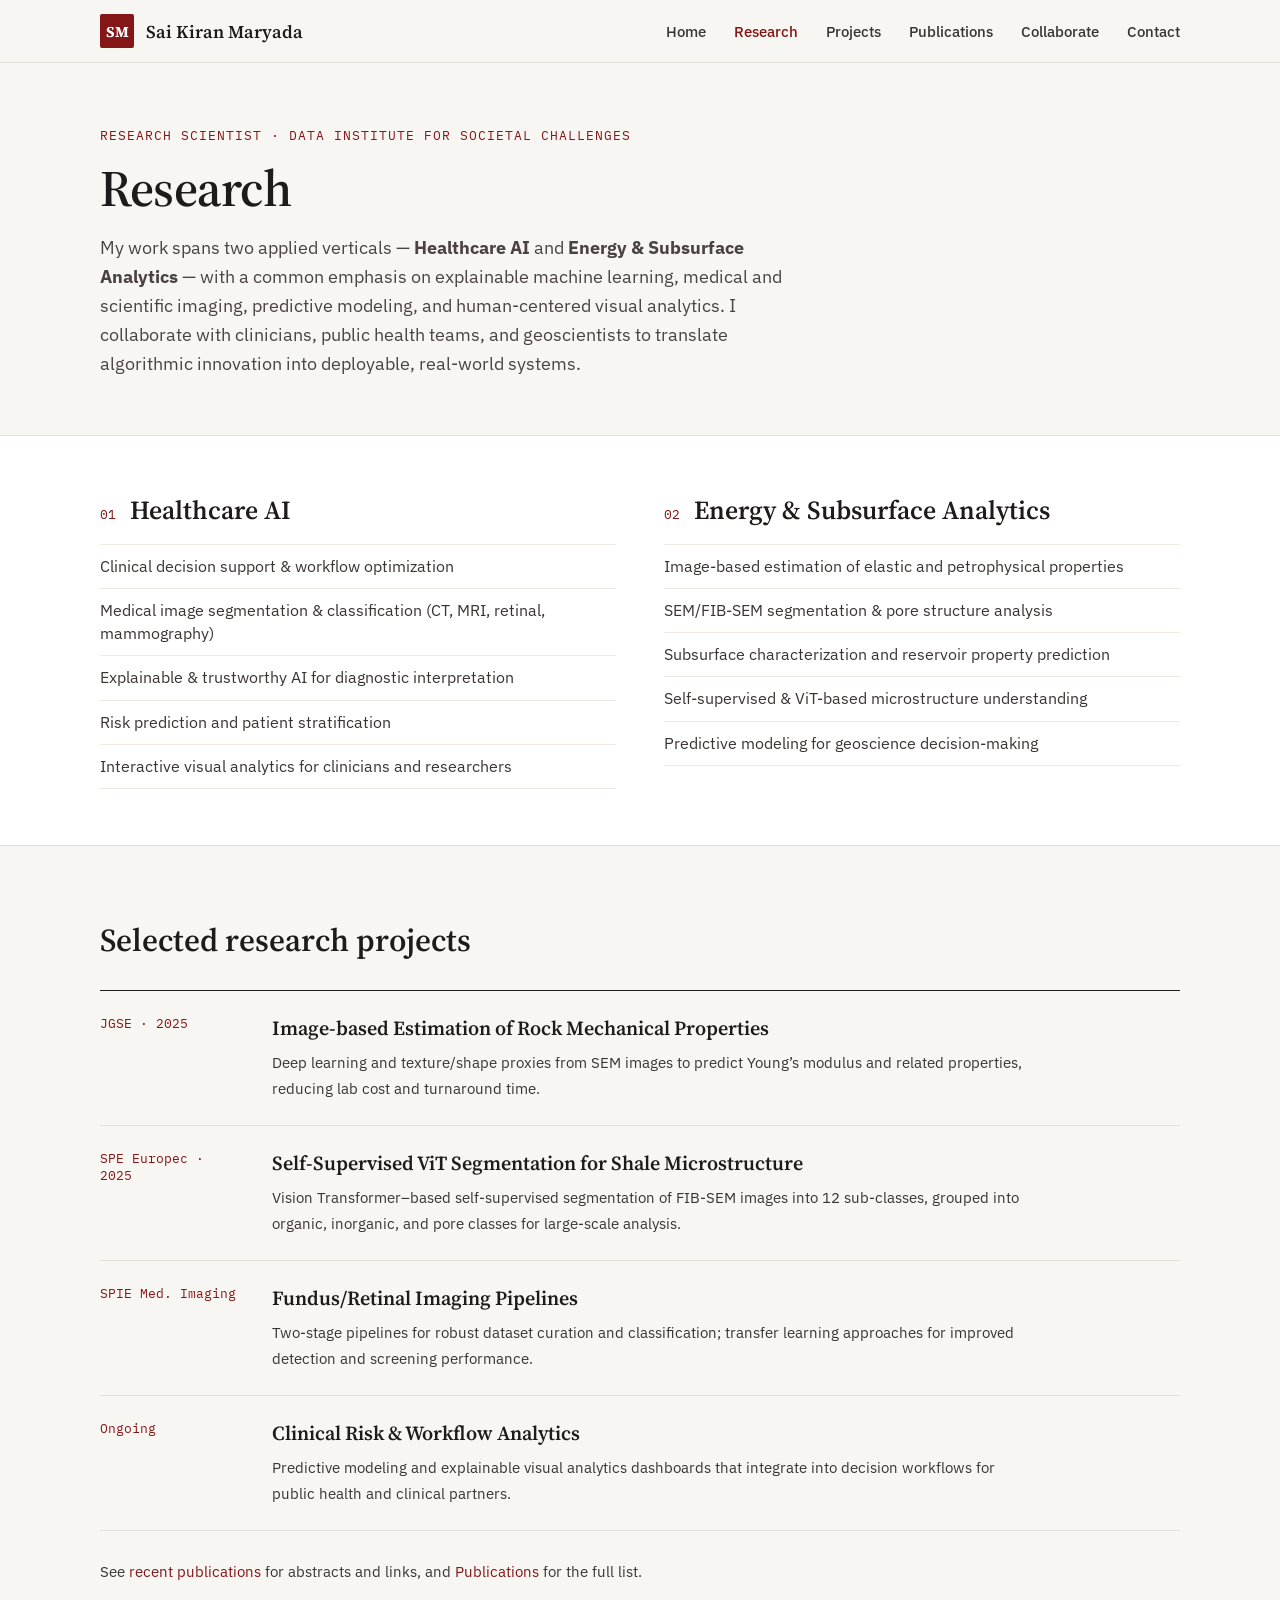
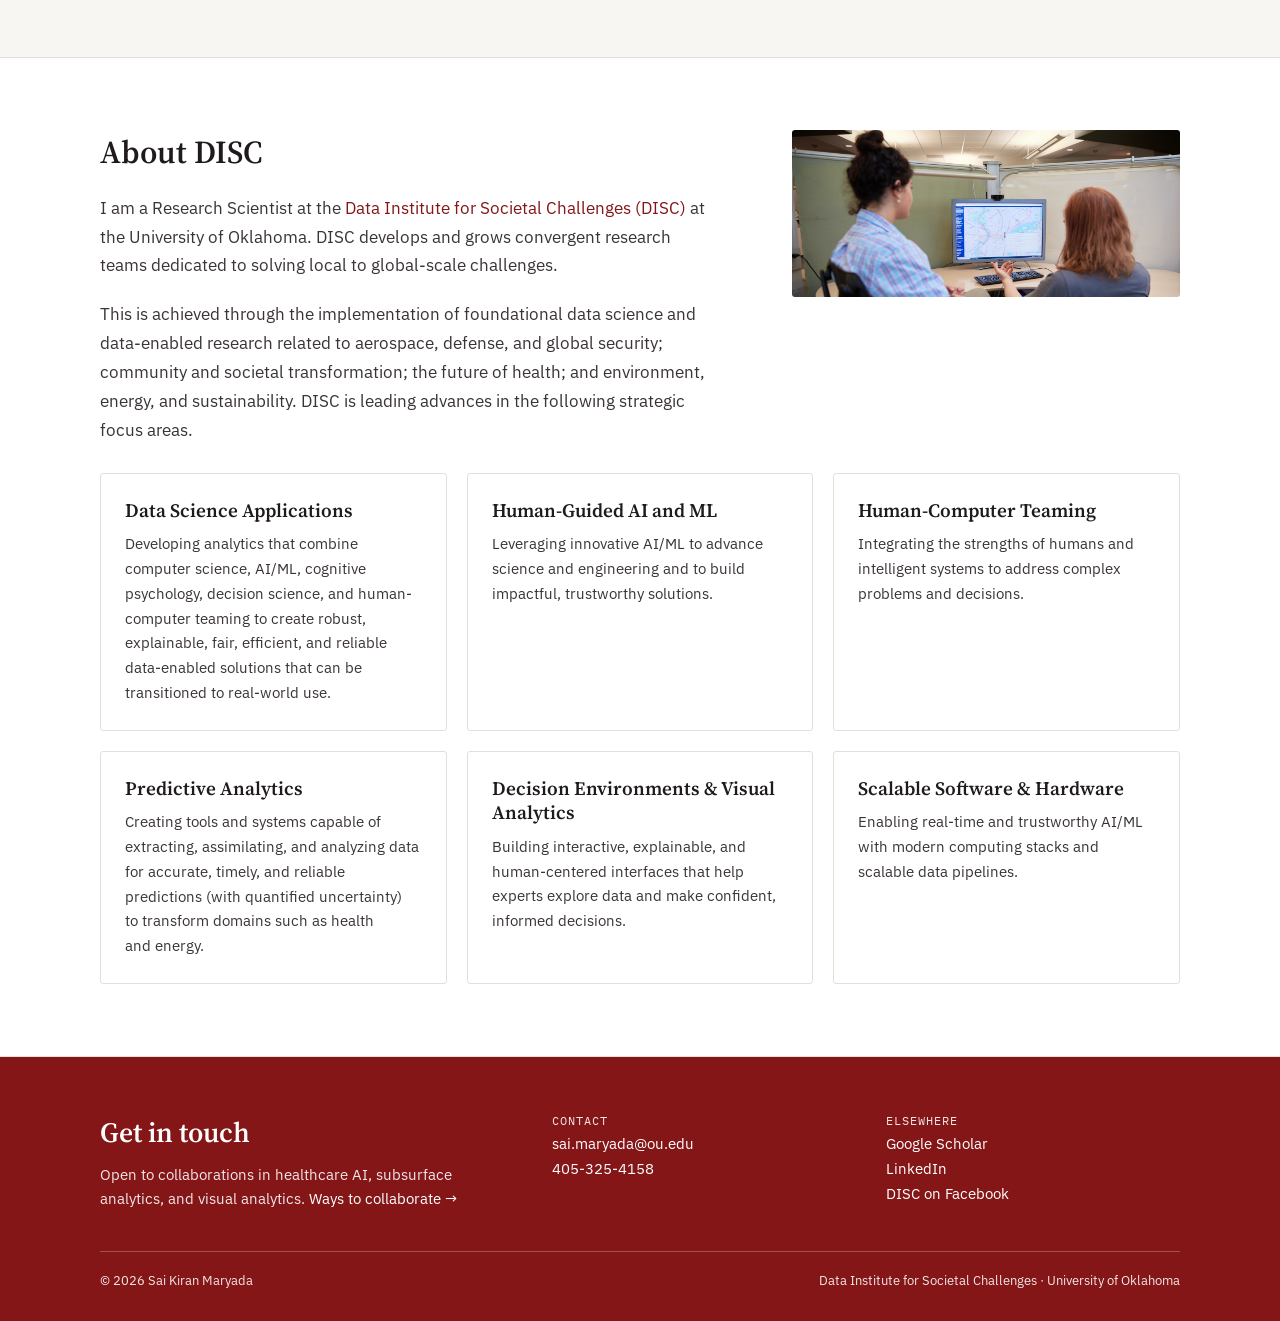
<file: research.html>
<!DOCTYPE html>
<html lang="en">
<head>
  <meta charset="UTF-8">
  <meta name="viewport" content="width=device-width, initial-scale=1">
  <title>Research — Sai Kiran Maryada</title>
  <link rel="icon" type="image/png" href="images/favicon.png">
  <link rel="preconnect" href="https://fonts.googleapis.com">
  <link rel="preconnect" href="https://fonts.gstatic.com" crossorigin>
  <link rel="stylesheet" href="https://fonts.googleapis.com/css2?family=Source+Serif+4:opsz,wght@8..60,400;8..60,600;8..60,700&family=IBM+Plex+Sans:wght@400;500;600&family=IBM+Plex+Mono:wght@400;500&display=swap">
  <link rel="stylesheet" href="styles.css">
</head>
<body>
<div class="page">

<header class="site-header">
  <div class="container site-header__inner">
    <a href="index.html" class="brand">
      <span class="brand__mark">SM</span>
      <span class="brand__name">Sai Kiran Maryada</span>
    </a>
    <nav class="site-nav" aria-label="Main">
      <a href="index.html">Home</a>
      <a href="research.html" class="is-active" aria-current="page">Research</a>
      <a href="active-projects.html">Projects</a>
      <a href="publications.html">Publications</a>
      <a href="collaborate.html">Collaborate</a>
      <a href="contact.html">Contact</a>
    </nav>
  </div>
</header>

<main id="top">

  <section class="container page-intro">
    <div class="eyebrow">Research Scientist · Data Institute for Societal Challenges</div>
    <h1 class="page-intro__title">Research</h1>
    <p class="page-intro__lead">My work spans two applied verticals — <strong>Healthcare AI</strong> and <strong>Energy &amp; Subsurface Analytics</strong> — with a common emphasis on explainable machine learning, medical and scientific imaging, predictive modeling, and human-centered visual analytics. I collaborate with clinicians, public health teams, and geoscientists to translate algorithmic innovation into deployable, real-world systems.</p>
  </section>

  <!-- Research focus -->
  <section class="band">
    <div class="container areas">
      <div class="area">
        <div class="area__head"><span class="area__num">01</span><h2 class="area__title">Healthcare AI</h2></div>
        <ul class="rule-list">
          <li>Clinical decision support &amp; workflow optimization</li>
          <li>Medical image segmentation &amp; classification (CT, MRI, retinal, mammography)</li>
          <li>Explainable &amp; trustworthy AI for diagnostic interpretation</li>
          <li>Risk prediction and patient stratification</li>
          <li>Interactive visual analytics for clinicians and researchers</li>
        </ul>
      </div>
      <div class="area">
        <div class="area__head"><span class="area__num">02</span><h2 class="area__title">Energy &amp; Subsurface Analytics</h2></div>
        <ul class="rule-list">
          <li>Image-based estimation of elastic and petrophysical properties</li>
          <li>SEM/FIB-SEM segmentation &amp; pore structure analysis</li>
          <li>Subsurface characterization and reservoir property prediction</li>
          <li>Self-supervised &amp; ViT-based microstructure understanding</li>
          <li>Predictive modeling for geoscience decision-making</li>
        </ul>
      </div>
    </div>
  </section>

  <!-- Selected projects -->
  <section class="container section section-stack">
    <h2 class="section-title">Selected research projects</h2>
    <div class="entry-list">
      <article class="entry">
        <span class="entry__label">JGSE · 2025</span>
        <div class="entry__body">
          <h3 class="entry__title">Image-based Estimation of Rock Mechanical Properties</h3>
          <p class="entry__desc">Deep learning and texture/shape proxies from SEM images to predict Young’s modulus and related properties, reducing lab cost and turnaround time.</p>
        </div>
      </article>
      <article class="entry">
        <span class="entry__label">SPE Europec · 2025</span>
        <div class="entry__body">
          <h3 class="entry__title">Self-Supervised ViT Segmentation for Shale Microstructure</h3>
          <p class="entry__desc">Vision Transformer–based self-supervised segmentation of FIB-SEM images into 12 sub-classes, grouped into organic, inorganic, and pore classes for large-scale analysis.</p>
        </div>
      </article>
      <article class="entry">
        <span class="entry__label">SPIE Med. Imaging</span>
        <div class="entry__body">
          <h3 class="entry__title">Fundus/Retinal Imaging Pipelines</h3>
          <p class="entry__desc">Two-stage pipelines for robust dataset curation and classification; transfer learning approaches for improved detection and screening performance.</p>
        </div>
      </article>
      <article class="entry">
        <span class="entry__label">Ongoing</span>
        <div class="entry__body">
          <h3 class="entry__title">Clinical Risk &amp; Workflow Analytics</h3>
          <p class="entry__desc">Predictive modeling and explainable visual analytics dashboards that integrate into decision workflows for public health and clinical partners.</p>
        </div>
      </article>
    </div>
    <p class="entry__desc">See <a href="index.html#publications">recent publications</a> for abstracts and links, and <a href="publications.html">Publications</a> for the full list.</p>
  </section>

  <!-- DISC -->
  <section class="band">
    <div class="container section section-stack">
      <div class="split">
        <div class="split__main prose">
          <h2 class="section-title">About DISC</h2>
          <p>I am a Research Scientist at the <a href="https://www.ou.edu/disc">Data Institute for Societal Challenges (DISC)</a> at the University of Oklahoma. DISC develops and grows convergent research teams dedicated to solving local to global-scale challenges.</p>
          <p>This is achieved through the implementation of foundational data science and data-enabled research related to aerospace, defense, and global security; community and societal transformation; the future of health; and environment, energy, and sustainability. DISC is leading advances in the following strategic focus areas.</p>
        </div>
        <figure class="figure">
          <img src="images/researchdisc.png" alt="DISC research focus areas" loading="lazy">
        </figure>
      </div>
      <div class="focus-grid">
        <div class="card focus">
          <h3 class="focus__title">Data Science Applications</h3>
          <p class="card__desc">Developing analytics that combine computer science, AI/ML, cognitive psychology, decision science, and human-computer teaming to create robust, explainable, fair, efficient, and reliable data-enabled solutions that can be transitioned to real-world use.</p>
        </div>
        <div class="card focus">
          <h3 class="focus__title">Human-Guided AI and ML</h3>
          <p class="card__desc">Leveraging innovative AI/ML to advance science and engineering and to build impactful, trustworthy solutions.</p>
        </div>
        <div class="card focus">
          <h3 class="focus__title">Human-Computer Teaming</h3>
          <p class="card__desc">Integrating the strengths of humans and intelligent systems to address complex problems and decisions.</p>
        </div>
        <div class="card focus">
          <h3 class="focus__title">Predictive Analytics</h3>
          <p class="card__desc">Creating tools and systems capable of extracting, assimilating, and analyzing data for accurate, timely, and reliable predictions (with quantified uncertainty) to transform domains such as health and energy.</p>
        </div>
        <div class="card focus">
          <h3 class="focus__title">Decision Environments &amp; Visual Analytics</h3>
          <p class="card__desc">Building interactive, explainable, and human-centered interfaces that help experts explore data and make confident, informed decisions.</p>
        </div>
        <div class="card focus">
          <h3 class="focus__title">Scalable Software &amp; Hardware</h3>
          <p class="card__desc">Enabling real-time and trustworthy AI/ML with modern computing stacks and scalable data pipelines.</p>
        </div>
      </div>
    </div>
  </section>

</main>

<footer id="contact" class="site-footer">
  <div class="container site-footer__inner">
    <div class="site-footer__grid">
      <div class="site-footer__intro">
        <div class="site-footer__title">Get in touch</div>
        <div class="site-footer__blurb">Open to collaborations in healthcare AI, subsurface analytics, and visual analytics. <a href="collaborate.html">Ways to collaborate →</a></div>
      </div>
      <div class="site-footer__col">
        <div class="site-footer__label">Contact</div>
        <a href="mailto:sai.maryada@ou.edu">sai.maryada@ou.edu</a>
        <a href="tel:4053254158">405-325-4158</a>
      </div>
      <div class="site-footer__col">
        <div class="site-footer__label">Elsewhere</div>
        <a href="https://scholar.google.com/citations?user=Wo5n5wgAAAAJ&amp;hl=en">Google Scholar</a>
        <a href="https://www.linkedin.com/in/saikiranreddymaryada/">LinkedIn</a>
        <a href="https://www.facebook.com/DISCatOU/">DISC on Facebook</a>
      </div>
    </div>
    <div class="site-footer__bottom">
      <span>© 2026 Sai Kiran Maryada</span>
      <span>Data Institute for Societal Challenges · University of Oklahoma</span>
    </div>
  </div>
</footer>

</div>
</body>
</html>
</file>
<file: styles.css>
/* ==========================================================================
   Sai Kiran Maryada — site stylesheet
   One shared stylesheet for every page. Tokens first, then base, layout,
   shared chrome (header/footer), components, and page-specific sections.
   ========================================================================== */

/* ---------- Tokens ---------- */
:root {
  --crimson: #841617;
  --crimson-dark: #5c0e0f;

  --ink: #1f1b1a;
  --body: #3a3433;
  --secondary: #4a4342;
  --muted: #6b6362;
  --on-crimson-muted: #f3e6e6;

  --bg: #f8f6f2;
  --surface: #fff;
  --placeholder: #e9e4dc;

  --border: #e4dfd7;
  --border-light: #eee9e2;
  --border-control: #cfc7bc;
  --border-chip: #d9d2c8;

  --font-serif: 'Source Serif 4', Georgia, serif;
  --font-sans: 'IBM Plex Sans', system-ui, sans-serif;
  --font-mono: 'IBM Plex Mono', ui-monospace, monospace;

  --radius-badge: 2px;
  --radius: 3px;
  --radius-pill: 999px;

  --container: 1160px;
  --gutter: 40px;
  --section-y: 72px;
}

/* ---------- Base ---------- */
*, *::before, *::after { box-sizing: border-box; }

html { scroll-behavior: smooth; }

body {
  margin: 0;
  background: var(--bg);
  color: var(--ink);
  font-family: var(--font-sans);
  -webkit-font-smoothing: antialiased;
}

img { max-width: 100%; }

a { color: var(--crimson); text-decoration: none; }
a:hover { color: var(--crimson-dark); text-decoration: underline; }

.page {
  min-height: 100vh;
  display: flex;
  flex-direction: column;
}

.page > main { flex: 1; }

.container {
  max-width: var(--container);
  margin: 0 auto;
  padding-left: var(--gutter);
  padding-right: var(--gutter);
}

.section { padding-top: var(--section-y); padding-bottom: var(--section-y); }

.band {
  background: var(--surface);
  border-top: 1px solid var(--border);
  border-bottom: 1px solid var(--border);
}

.section-stack { display: flex; flex-direction: column; gap: 28px; }

/* ---------- Type helpers ---------- */
.eyebrow {
  font-family: var(--font-mono);
  font-size: 12.5px;
  letter-spacing: 0.08em;
  text-transform: uppercase;
  color: var(--crimson);
}

.tag {
  font-family: var(--font-mono);
  font-size: 12.5px;
  letter-spacing: 0.08em;
  text-transform: uppercase;
  color: var(--muted);
}

.label {
  margin: 0;
  font-family: var(--font-mono);
  font-size: 12.5px;
  font-weight: 500;
  letter-spacing: 0.08em;
  text-transform: uppercase;
  color: var(--crimson);
}

.section-head {
  display: flex;
  justify-content: space-between;
  align-items: baseline;
  gap: 24px;
  flex-wrap: wrap;
}

.section-title {
  margin: 0;
  font-family: var(--font-serif);
  font-weight: 600;
  font-size: 32px;
}

.section-head__link { font-size: 14.5px; font-weight: 500; }

/* ---------- Buttons ---------- */
.btn-row { display: flex; gap: 12px; flex-wrap: wrap; margin-top: 6px; }

.btn {
  display: inline-block;
  padding: 12px 20px;
  font-size: 14.5px;
  font-weight: 500;
  border-radius: var(--radius);
  white-space: nowrap;
  text-decoration: none;
}

.btn:hover { text-decoration: none; }

.btn--primary { background: var(--crimson); color: #fff; }
.btn--primary:hover { background: var(--crimson-dark); color: #fff; }

.btn--secondary {
  background: var(--surface);
  color: var(--ink);
  border: 1px solid var(--border-control);
}
.btn--secondary:hover { color: var(--ink); border-color: var(--muted); }

.btn--sm { padding: 11px 18px; }

.text-link { font-size: 14.5px; font-weight: 500; }

/* ---------- Header ---------- */
.site-header {
  position: sticky;
  top: 0;
  z-index: 10;
  background: rgba(248, 246, 242, 0.92);
  -webkit-backdrop-filter: blur(8px);
  backdrop-filter: blur(8px);
  border-bottom: 1px solid var(--border);
}

.site-header__inner {
  padding-top: 14px;
  padding-bottom: 14px;
  display: flex;
  align-items: center;
  justify-content: space-between;
  gap: 24px;
  flex-wrap: wrap;
}

.brand {
  display: flex;
  align-items: center;
  gap: 12px;
  color: var(--ink);
}
.brand:hover { color: var(--ink); text-decoration: none; }

.brand__mark {
  width: 34px;
  height: 34px;
  background: var(--crimson);
  color: #fff;
  display: flex;
  align-items: center;
  justify-content: center;
  font-family: var(--font-serif);
  font-weight: 700;
  font-size: 15px;
  border-radius: var(--radius-badge);
}

.brand__name {
  font-family: var(--font-serif);
  font-weight: 600;
  font-size: 18px;
}

.site-nav {
  display: flex;
  gap: 28px;
  font-size: 14.5px;
  font-weight: 500;
  flex-wrap: wrap;
}

.site-nav a { color: var(--body); }
.site-nav a:hover { color: var(--body); }
.site-nav a.is-active,
.site-nav a.is-active:hover { color: var(--crimson); }

/* ---------- Footer ---------- */
.site-footer { background: var(--crimson); color: #fff; }

.site-footer__inner {
  padding-top: 56px;
  padding-bottom: 32px;
  display: flex;
  flex-direction: column;
  gap: 40px;
}

.site-footer__grid {
  display: grid;
  grid-template-columns: minmax(0, 1.4fr) minmax(0, 1fr) minmax(0, 1fr);
  gap: 40px;
}

.site-footer__title {
  font-family: var(--font-serif);
  font-size: 28px;
  font-weight: 600;
}

.site-footer__blurb {
  font-size: 15px;
  line-height: 1.6;
  color: var(--on-crimson-muted);
  max-width: 360px;
}

.site-footer__col { display: flex; flex-direction: column; gap: 6px; font-size: 15px; }
.site-footer__intro { display: flex; flex-direction: column; gap: 12px; }

.site-footer__label {
  font-family: var(--font-mono);
  font-size: 12px;
  letter-spacing: 0.08em;
  text-transform: uppercase;
  color: var(--on-crimson-muted);
}

.site-footer a,
.site-footer a:hover { color: #fff; }

.site-footer__bottom {
  border-top: 1px solid rgba(255, 255, 255, 0.25);
  padding-top: 20px;
  font-size: 13px;
  color: var(--on-crimson-muted);
  display: flex;
  justify-content: space-between;
  gap: 16px;
  flex-wrap: wrap;
}

/* ---------- Hero (home) ---------- */
.hero {
  padding-top: 64px;
  padding-bottom: 56px;
  display: grid;
  grid-template-columns: minmax(0, 1.45fr) minmax(0, 1fr);
  gap: 64px;
  align-items: center;
}

.hero__text { display: flex; flex-direction: column; gap: 22px; }

.hero__title {
  margin: 0;
  font-family: var(--font-serif);
  font-weight: 600;
  font-size: clamp(40px, 4.6vw, 60px);
  line-height: 1.05;
  letter-spacing: -0.015em;
  text-wrap: balance;
}

.hero__title em { display: block; font-style: normal; color: var(--crimson); }
.nowrap { white-space: nowrap; }

.stats {
  margin: 10px 0 0;
  padding-top: 22px;
  border-top: 1px solid var(--border);
  display: flex;
  gap: 16px 40px;
  flex-wrap: wrap;
}
.stats > div { display: flex; flex-direction: column; gap: 4px; }
.stats dt {
  font-family: var(--font-serif);
  font-size: 28px;
  font-weight: 600;
  line-height: 1;
  color: var(--ink);
}
.stats dd { margin: 0; font-size: 13.5px; color: var(--muted); }
.stats dd a { color: var(--muted); }
.stats dd a:hover { color: var(--crimson); }

.hero__intro {
  margin: 0;
  font-size: 17.5px;
  line-height: 1.65;
  color: var(--secondary);
  max-width: 600px;
  text-wrap: pretty;
}

.hero__figure {
  margin: 0;
  display: flex;
  flex-direction: column;
  gap: 12px;
  justify-self: end;
  width: 100%;
  max-width: 300px;
}

.hero__photo {
  aspect-ratio: 4 / 5;
  background: var(--placeholder);
  overflow: hidden;
  border-radius: var(--radius);
}

.hero__photo img,
.media img {
  width: 100%;
  height: 100%;
  object-fit: cover;
  display: block;
}

.hero__caption { font-size: 13px; line-height: 1.5; color: var(--muted); }

/* ---------- Page intro (subpages) ---------- */
.page-intro {
  padding-top: 64px;
  padding-bottom: 56px;
  display: flex;
  flex-direction: column;
  gap: 18px;
}

.page-intro__title {
  margin: 0;
  font-family: var(--font-serif);
  font-weight: 600;
  font-size: clamp(36px, 4vw, 52px);
  line-height: 1.08;
  letter-spacing: -0.015em;
  text-wrap: balance;
}

.page-intro__lead {
  margin: 0;
  font-size: 17.5px;
  line-height: 1.65;
  color: var(--secondary);
  max-width: 720px;
  text-wrap: pretty;
}

/* ---------- Research areas ---------- */
.areas {
  padding-top: 56px;
  padding-bottom: 56px;
  display: grid;
  grid-template-columns: repeat(2, minmax(0, 1fr));
  gap: 48px;
}

.area { display: flex; flex-direction: column; gap: 16px; }
.area__head { display: flex; align-items: baseline; gap: 14px; }

.area__num {
  font-family: var(--font-mono);
  font-size: 13px;
  color: var(--crimson);
}

.area__title {
  margin: 0;
  font-family: var(--font-serif);
  font-weight: 600;
  font-size: 26px;
}

.rule-list {
  margin: 0;
  padding: 0;
  list-style: none;
  display: flex;
  flex-direction: column;
  font-size: 15.5px;
  line-height: 1.5;
  color: var(--body);
}

.rule-list li { padding: 10px 0; border-top: 1px solid var(--border-light); }
.rule-list li:last-child { border-bottom: 1px solid var(--border-light); }

/* ---------- Model to platform (home) ---------- */
.stack-section {
  padding-top: var(--section-y);
  display: flex;
  flex-direction: column;
  gap: 20px;
  scroll-margin-top: 72px;
}

.stack-section__lead {
  margin: 0;
  font-size: 16.5px;
  line-height: 1.7;
  color: var(--body);
  max-width: 680px;
  text-wrap: pretty;
}

.pipeline {
  list-style: none;
  margin: 8px 0 0;
  padding: 0;
  display: grid;
  grid-template-columns: repeat(4, minmax(0, 1fr));
  gap: 28px;
}

.pipeline__step {
  position: relative;
  display: flex;
  flex-direction: column;
  gap: 10px;
  padding: 24px;
  background: var(--surface);
  border: 1px solid var(--border);
  border-top: 3px solid var(--crimson);
  border-radius: var(--radius);
}

/* Arrow linking each stage to the next */
.pipeline__step:not(:last-child)::after {
  content: "→";
  position: absolute;
  top: 50%;
  right: -23px;
  width: 18px;
  text-align: center;
  transform: translateY(-50%);
  font-size: 18px;
  color: var(--crimson);
}

.pipeline__num { font-family: var(--font-mono); font-size: 13px; color: var(--crimson); }

.pipeline__title {
  margin: 0;
  font-family: var(--font-serif);
  font-weight: 600;
  font-size: 22px;
}

.pipeline__desc {
  margin: 0;
  font-size: 14.5px;
  line-height: 1.6;
  color: var(--body);
  text-wrap: pretty;
}

.tags {
  list-style: none;
  margin: auto 0 0;
  padding: 6px 0 0;
  display: flex;
  flex-wrap: wrap;
  gap: 6px;
}

.tags li {
  padding: 3px 8px;
  background: var(--bg);
  border: 1px solid var(--border-light);
  border-radius: var(--radius-badge);
  font-family: var(--font-mono);
  font-size: 11.5px;
  color: var(--body);
  white-space: nowrap;
}

/* ---------- Projects ---------- */
.projects {
  padding-top: var(--section-y);
  display: flex;
  flex-direction: column;
  gap: 28px;
  scroll-margin-top: 72px;
}

.project-grid {
  display: grid;
  grid-template-columns: repeat(2, minmax(0, 1fr));
  gap: 20px;
}

.card {
  background: var(--surface);
  border: 1px solid var(--border);
  border-radius: var(--radius);
}

.card--project { display: flex; flex-direction: column; gap: 12px; padding: 28px; }

.card--featured {
  grid-column: 1 / -1;
  display: grid;
  grid-template-columns: minmax(0, 1.5fr) minmax(0, 1fr);
  gap: 40px;
  padding: 32px;
  border-top: 3px solid var(--crimson);
}

.card--wide {
  grid-column: 1 / -1;
  display: flex;
  gap: 32px;
  align-items: center;
  justify-content: space-between;
  flex-wrap: wrap;
  padding: 28px;
}

.card__body { display: flex; flex-direction: column; gap: 14px; }
.card--wide .card__body { gap: 10px; flex: 1; min-width: 280px; }

.card__badges { display: flex; gap: 10px; flex-wrap: wrap; align-items: center; }

.badge {
  background: var(--crimson);
  color: #fff;
  padding: 4px 10px;
  font-size: 12px;
  font-weight: 600;
  letter-spacing: 0.04em;
  text-transform: uppercase;
  border-radius: var(--radius-badge);
  white-space: nowrap;
}

.card__note { font-family: var(--font-mono); font-size: 12.5px; color: var(--muted); }
.card__meta { font-family: var(--font-mono); font-size: 12.5px; color: var(--crimson); }

.card__title {
  margin: 0;
  font-family: var(--font-serif);
  font-weight: 600;
  font-size: 22px;
  line-height: 1.3;
}

.card--featured .card__title { font-size: 28px; line-height: 1.2; text-wrap: balance; }

.card__desc {
  margin: 0;
  font-size: 15px;
  line-height: 1.65;
  color: var(--body);
  text-wrap: pretty;
}

.card--project .card__desc { flex: 1; }
.card--featured .card__desc { font-size: 16px; line-height: 1.7; }
.card--wide .card__desc { max-width: 680px; }
.card--wide .text-link { white-space: nowrap; }

.card--featured .btn { align-self: flex-start; margin-top: 4px; }

.facts {
  margin: 0;
  display: flex;
  flex-direction: column;
  font-size: 14.5px;
  border-left: 1px solid var(--border-light);
  padding-left: 32px;
}

.facts > div { padding: 10px 0; border-bottom: 1px solid var(--border-light); }
.facts > div:last-child { border-bottom: 0; }

.facts dt {
  font-family: var(--font-mono);
  font-size: 11.5px;
  letter-spacing: 0.08em;
  text-transform: uppercase;
  color: var(--crimson);
}

.facts dd { margin: 4px 0 0; }

/* ---------- About ---------- */
.about {
  display: grid;
  grid-template-columns: minmax(0, 1.6fr) minmax(0, 1fr);
  gap: 72px;
}

.about__main { display: flex; flex-direction: column; gap: 20px; }

.prose p {
  margin: 0;
  font-size: 16.5px;
  line-height: 1.75;
  color: var(--body);
  text-wrap: pretty;
}

.award {
  display: flex;
  gap: 16px;
  align-items: center;
  margin-top: 8px;
  padding: 18px 20px;
  background: var(--surface);
  border: 1px solid var(--border);
  border-radius: var(--radius);
  color: var(--ink);
}
.award:hover { color: var(--ink); text-decoration: none; border-color: var(--border-control); }

.award__year {
  font-family: var(--font-serif);
  font-size: 30px;
  font-weight: 600;
  color: var(--crimson);
}

.award__text { display: flex; flex-direction: column; gap: 2px; }
.award__title { font-weight: 600; font-size: 15px; }
.award__sub { font-size: 13.5px; color: var(--muted); }

.about__aside { display: flex; flex-direction: column; gap: 36px; }
.aside-block { display: flex; flex-direction: column; gap: 14px; }

.edu-list { display: flex; flex-direction: column; gap: 14px; }
.edu__degree { font-weight: 600; font-size: 15.5px; }
.edu__school { font-size: 14px; color: var(--muted); }

.chips { display: flex; flex-wrap: wrap; gap: 8px; }

.chip {
  padding: 6px 12px;
  border: 1px solid var(--border-chip);
  border-radius: var(--radius-pill);
  font-size: 13.5px;
  background: var(--surface);
  white-space: nowrap;
}

/* ---------- Publications ---------- */
.pubs { display: flex; flex-direction: column; gap: 32px; }

.pub-list { display: flex; flex-direction: column; border-top: 1px solid var(--ink); }

.pub {
  display: grid;
  grid-template-columns: 140px minmax(0, 1fr);
  gap: 32px;
  padding: 28px 0;
  border-bottom: 1px solid var(--border);
}

.pub__side { display: flex; flex-direction: column; gap: 6px; }
.pub__date { font-family: var(--font-mono); font-size: 13px; color: var(--crimson); }

.pub__type {
  font-family: var(--font-mono);
  font-size: 12.5px;
  color: var(--muted);
  text-transform: uppercase;
  letter-spacing: 0.05em;
}

.pub__body { display: flex; flex-direction: column; gap: 10px; }

.pub__title {
  margin: 0;
  font-family: var(--font-serif);
  font-weight: 600;
  font-size: 21px;
  line-height: 1.35;
  text-wrap: pretty;
}
.pub__title a,
.pub__title a:hover { color: var(--ink); }

.pub__venue { font-size: 14.5px; color: var(--secondary); font-style: italic; }
.pub__authors { font-size: 14px; color: var(--muted); }

.pub__abstract {
  margin: 6px 0 0;
  font-size: 15px;
  line-height: 1.7;
  color: var(--body);
  max-width: 760px;
  text-wrap: pretty;
}

.pub__toggle {
  align-self: flex-start;
  margin-top: 4px;
  background: none;
  border: none;
  padding: 0;
  font: inherit;
  font-size: 14px;
  font-weight: 500;
  color: var(--crimson);
  cursor: pointer;
}
.pub__toggle:hover { color: var(--crimson-dark); text-decoration: underline; }

/* ---------- Image gallery ---------- */
.gallery-section { display: flex; flex-direction: column; gap: 28px; }

.gallery {
  display: grid;
  grid-template-columns: repeat(3, minmax(0, 1fr));
  gap: 20px;
}

.gallery--2 { grid-template-columns: repeat(2, minmax(0, 1fr)); }
.gallery--2 .media { aspect-ratio: 16 / 9; }

.gallery figure { margin: 0; display: flex; flex-direction: column; gap: 10px; }
.gallery figcaption { font-size: 14px; color: var(--secondary); }

.media {
  aspect-ratio: 4 / 3;
  overflow: hidden;
  background: var(--placeholder);
  border-radius: var(--radius);
}

/* ---------- Research page ---------- */
.split {
  display: grid;
  grid-template-columns: minmax(0, 1.6fr) minmax(0, 1fr);
  gap: 72px;
  align-items: start;
}

.split__main { display: flex; flex-direction: column; gap: 20px; }

.figure { margin: 0; display: flex; flex-direction: column; gap: 10px; }
.figure > img { display: block; width: 100%; height: auto; border-radius: var(--radius); }
.figure figcaption { font-size: 14px; color: var(--secondary); }

.focus-grid {
  display: grid;
  grid-template-columns: repeat(3, minmax(0, 1fr));
  gap: 20px;
}

.focus { display: flex; flex-direction: column; gap: 10px; padding: 24px; }

.focus__title {
  margin: 0;
  font-family: var(--font-serif);
  font-weight: 600;
  font-size: 19px;
  line-height: 1.3;
}

.entry-list { display: flex; flex-direction: column; border-top: 1px solid var(--ink); }

.entry {
  display: grid;
  grid-template-columns: 140px minmax(0, 1fr);
  gap: 32px;
  padding: 24px 0;
  border-bottom: 1px solid var(--border);
}

.entry__label { font-family: var(--font-mono); font-size: 13px; color: var(--crimson); }
.entry__body { display: flex; flex-direction: column; gap: 8px; }

.entry__title {
  margin: 0;
  font-family: var(--font-serif);
  font-weight: 600;
  font-size: 20px;
  line-height: 1.35;
}

.entry__desc {
  margin: 0;
  font-size: 15px;
  line-height: 1.7;
  color: var(--body);
  max-width: 760px;
  text-wrap: pretty;
}

/* ---------- Project showcase (projects page) ---------- */
.anchor { scroll-margin-top: 88px; }

a.chip { color: var(--ink); }
a.chip:hover { color: var(--crimson); border-color: var(--crimson); text-decoration: none; }

/* Browser-window frame around a project snapshot */
.shot {
  display: block;
  background: var(--surface);
  border: 1px solid var(--border);
  border-radius: 6px;
  overflow: hidden;
  color: var(--muted);
  box-shadow: 0 1px 2px rgba(31, 27, 26, 0.04), 0 14px 32px -18px rgba(31, 27, 26, 0.28);
  transition: transform 0.25s ease, box-shadow 0.25s ease;
}
.shot:hover {
  color: var(--muted);
  text-decoration: none;
  transform: translateY(-3px);
  box-shadow: 0 1px 2px rgba(31, 27, 26, 0.04), 0 22px 40px -18px rgba(31, 27, 26, 0.34);
}

.shot__bar {
  display: flex;
  align-items: center;
  gap: 10px;
  padding: 8px 12px;
  background: #fbfaf7;
  border-bottom: 1px solid var(--border-light);
}

.shot__dots { display: flex; gap: 5px; flex-shrink: 0; }
.shot__dots i { width: 8px; height: 8px; border-radius: 50%; background: var(--border-control); }

.shot__url {
  flex: 1;
  min-width: 0;
  padding: 3px 10px;
  background: var(--bg);
  border-radius: var(--radius-pill);
  font-family: var(--font-mono);
  font-size: 11.5px;
  white-space: nowrap;
  overflow: hidden;
  text-overflow: ellipsis;
}

.shot__img {
  display: block;
  aspect-ratio: 16 / 10;
  overflow: hidden;
  background: var(--placeholder);
}
.shot__img img {
  display: block;
  width: 100%;
  height: 100%;
  object-fit: cover;
  object-position: top;
  transition: transform 0.6s ease;
}
.shot:hover .shot__img img { transform: scale(1.025); }

.live {
  display: inline-flex;
  align-items: center;
  gap: 6px;
  flex-shrink: 0;
  font-family: var(--font-mono);
  font-size: 11px;
  letter-spacing: 0.08em;
  text-transform: uppercase;
  color: #2f6b3a;
}
.live::before {
  content: "";
  width: 7px;
  height: 7px;
  border-radius: 50%;
  background: #3a8a4a;
  animation: live-pulse 2.2s ease-out infinite;
}

@keyframes live-pulse {
  0% { box-shadow: 0 0 0 0 rgba(58, 138, 74, 0.45); }
  70% { box-shadow: 0 0 0 6px rgba(58, 138, 74, 0); }
  100% { box-shadow: 0 0 0 0 rgba(58, 138, 74, 0); }
}

/* Text + snapshot side by side */
.showcase {
  display: grid;
  grid-template-columns: minmax(0, 1fr) minmax(0, 1.1fr);
  gap: 48px;
  align-items: start;
  padding: 36px;
}
.showcase > .shot { position: sticky; top: 96px; }
.showcase--featured { border-top: 3px solid var(--crimson); }
.showcase--flip { grid-template-columns: minmax(0, 1.1fr) minmax(0, 1fr); }
.showcase--flip > .shot { order: -1; }

.showcase__body { display: flex; flex-direction: column; gap: 14px; }

.bullet-list {
  margin: 0;
  padding-left: 20px;
  display: flex;
  flex-direction: column;
  gap: 6px;
  font-size: 15px;
  line-height: 1.65;
  color: var(--body);
}
.showcase .card__title { font-size: 28px; line-height: 1.2; text-wrap: balance; }
.showcase .card__desc { font-size: 15.5px; line-height: 1.7; }
.showcase .btn { align-self: flex-start; margin-top: 4px; }

.facts--row {
  border-left: 0;
  padding-left: 0;
  display: grid;
  grid-template-columns: repeat(auto-fit, minmax(120px, 1fr));
  gap: 0 24px;
  border-top: 1px solid var(--border-light);
  border-bottom: 1px solid var(--border-light);
}
.facts--row > div { border-bottom: 0; }

/* Several links side by side */
.link-row { display: flex; gap: 8px 24px; flex-wrap: wrap; }

@media (prefers-reduced-motion: reduce) {
  .shot, .shot__img img { transition: none; }
  .shot:hover { transform: none; }
  .shot:hover .shot__img img { transform: none; }
  .live::before { animation: none; }
}

/* ---------- Collaborate page ---------- */
.tracks {
  display: grid;
  grid-template-columns: repeat(3, minmax(0, 1fr));
  gap: 20px;
}

.track {
  display: flex;
  flex-direction: column;
  gap: 12px;
  padding: 28px;
  border-top: 3px solid var(--crimson);
}

.track__title {
  margin: 0;
  font-family: var(--font-serif);
  font-weight: 600;
  font-size: 24px;
  line-height: 1.25;
}

.track__who { margin: 0; font-size: 14px; font-style: italic; color: var(--secondary); }

.check-list {
  list-style: none;
  margin: 4px 0 8px;
  padding: 0;
  display: flex;
  flex-direction: column;
  flex: 1;
  font-size: 14.5px;
  line-height: 1.5;
  color: var(--body);
}
.check-list li {
  position: relative;
  padding: 8px 0 8px 22px;
  border-top: 1px solid var(--border-light);
}
.check-list li::before {
  content: "✓";
  position: absolute;
  left: 2px;
  top: 8px;
  color: var(--crimson);
  font-weight: 600;
}

.track .btn { align-self: flex-start; }

.fit-list { display: flex; flex-direction: column; border-top: 1px solid var(--ink); }

.fit {
  display: grid;
  grid-template-columns: minmax(0, 1fr) minmax(0, 1.2fr);
  gap: 40px;
  padding: 22px 0;
  border-bottom: 1px solid var(--border);
}

.fit__need { display: flex; flex-direction: column; gap: 6px; }

.fit__domain {
  font-family: var(--font-mono);
  font-size: 12px;
  letter-spacing: 0.08em;
  text-transform: uppercase;
  color: var(--crimson);
}

.fit__title {
  margin: 0;
  font-family: var(--font-serif);
  font-weight: 600;
  font-size: 19px;
  line-height: 1.35;
  text-wrap: balance;
}

.fit__proof {
  list-style: none;
  margin: 0;
  padding: 0;
  display: flex;
  flex-direction: column;
  gap: 10px;
  font-size: 15px;
  line-height: 1.5;
}
.fit__proof li { display: flex; flex-direction: column; gap: 2px; }
.fit__proof span { font-family: var(--font-mono); font-size: 12px; color: var(--muted); }

.start {
  display: grid;
  grid-template-columns: minmax(0, 1fr) minmax(0, 1.1fr);
  gap: 56px;
  align-items: start;
}
.start__text { display: flex; flex-direction: column; gap: 18px; }

.steps {
  margin: 0;
  padding: 0;
  list-style: none;
  counter-reset: step;
  display: flex;
  flex-direction: column;
  border-top: 1px solid var(--border-light);
}
.steps li {
  counter-increment: step;
  display: grid;
  grid-template-columns: 36px minmax(0, 1fr);
  padding: 14px 0;
  border-bottom: 1px solid var(--border-light);
  font-size: 15.5px;
  line-height: 1.6;
  color: var(--body);
}
.steps li::before {
  content: counter(step, decimal-leading-zero);
  font-family: var(--font-mono);
  font-size: 13px;
  color: var(--crimson);
  padding-top: 3px;
}
.steps strong { color: var(--ink); font-weight: 600; }

.pub { scroll-margin-top: 80px; }

/* ---------- Contact page ---------- */
.contact-grid {
  display: grid;
  grid-template-columns: repeat(2, minmax(0, 1fr));
  gap: 48px;
}

.contact-block { display: flex; flex-direction: column; gap: 16px; }

.contact-block__title {
  margin: 0;
  font-family: var(--font-serif);
  font-weight: 600;
  font-size: 26px;
}

.facts--plain { border-left: 0; padding-left: 0; border-top: 1px solid var(--border-light); }

.address { font-style: normal; font-size: 15.5px; line-height: 1.7; color: var(--body); }

.embed {
  width: 100%;
  border: 1px solid var(--border);
  border-radius: var(--radius);
  overflow: hidden;
  background: var(--placeholder);
}

.embed iframe { display: block; width: 100%; height: 420px; border: 0; }
.embed--social { max-width: 500px; }
.embed--social iframe { height: 500px; }

/* ---------- Responsive ---------- */
@media (max-width: 900px) {
  :root { --gutter: 20px; --section-y: 56px; }

  .hero,
  .areas,
  .project-grid,
  .card--featured,
  .about,
  .gallery,
  .site-footer__grid,
  .split,
  .focus-grid,
  .showcase,
  .tracks,
  .fit,
  .start,
  .showcase--flip,
  .contact-grid {
    grid-template-columns: minmax(0, 1fr);
  }

  .hero { padding-top: 40px; padding-bottom: 48px; gap: 40px; }

  .pipeline { grid-template-columns: repeat(2, minmax(0, 1fr)); }
  .pipeline__step::after { display: none; }
  .hero__figure { justify-self: start; max-width: 280px; }

  .page-intro { padding-top: 40px; padding-bottom: 40px; }

  .areas { padding-top: 48px; padding-bottom: 48px; gap: 40px; }

  .card--featured { padding: 24px; gap: 24px; }
  .card--project, .card--wide { padding: 24px; }
  .showcase { padding: 24px; gap: 28px; }
  .showcase--flip > .shot { order: 0; }
  .showcase > .shot { position: static; }
  .showcase .card__title { font-size: 24px; }

  .facts { border-left: 0; padding-left: 0; border-top: 1px solid var(--border-light); }

  .about, .split { gap: 48px; }
  .fit { gap: 12px; }
  .start { gap: 32px; }
  .track { padding: 24px; }
  .site-footer__grid { gap: 32px; }
}

@media (max-width: 600px) {
  .site-header__inner { gap: 10px; }
  .site-nav { gap: 6px 18px; font-size: 14px; }

  .section-title { font-size: 28px; }

  .pipeline { grid-template-columns: minmax(0, 1fr); }

  .pub, .entry { grid-template-columns: minmax(0, 1fr); gap: 12px; }
  .pub__side { flex-direction: row; gap: 12px; align-items: baseline; }

  .card--featured .card__title { font-size: 24px; }

  .embed iframe { height: 340px; }
}
</file>
